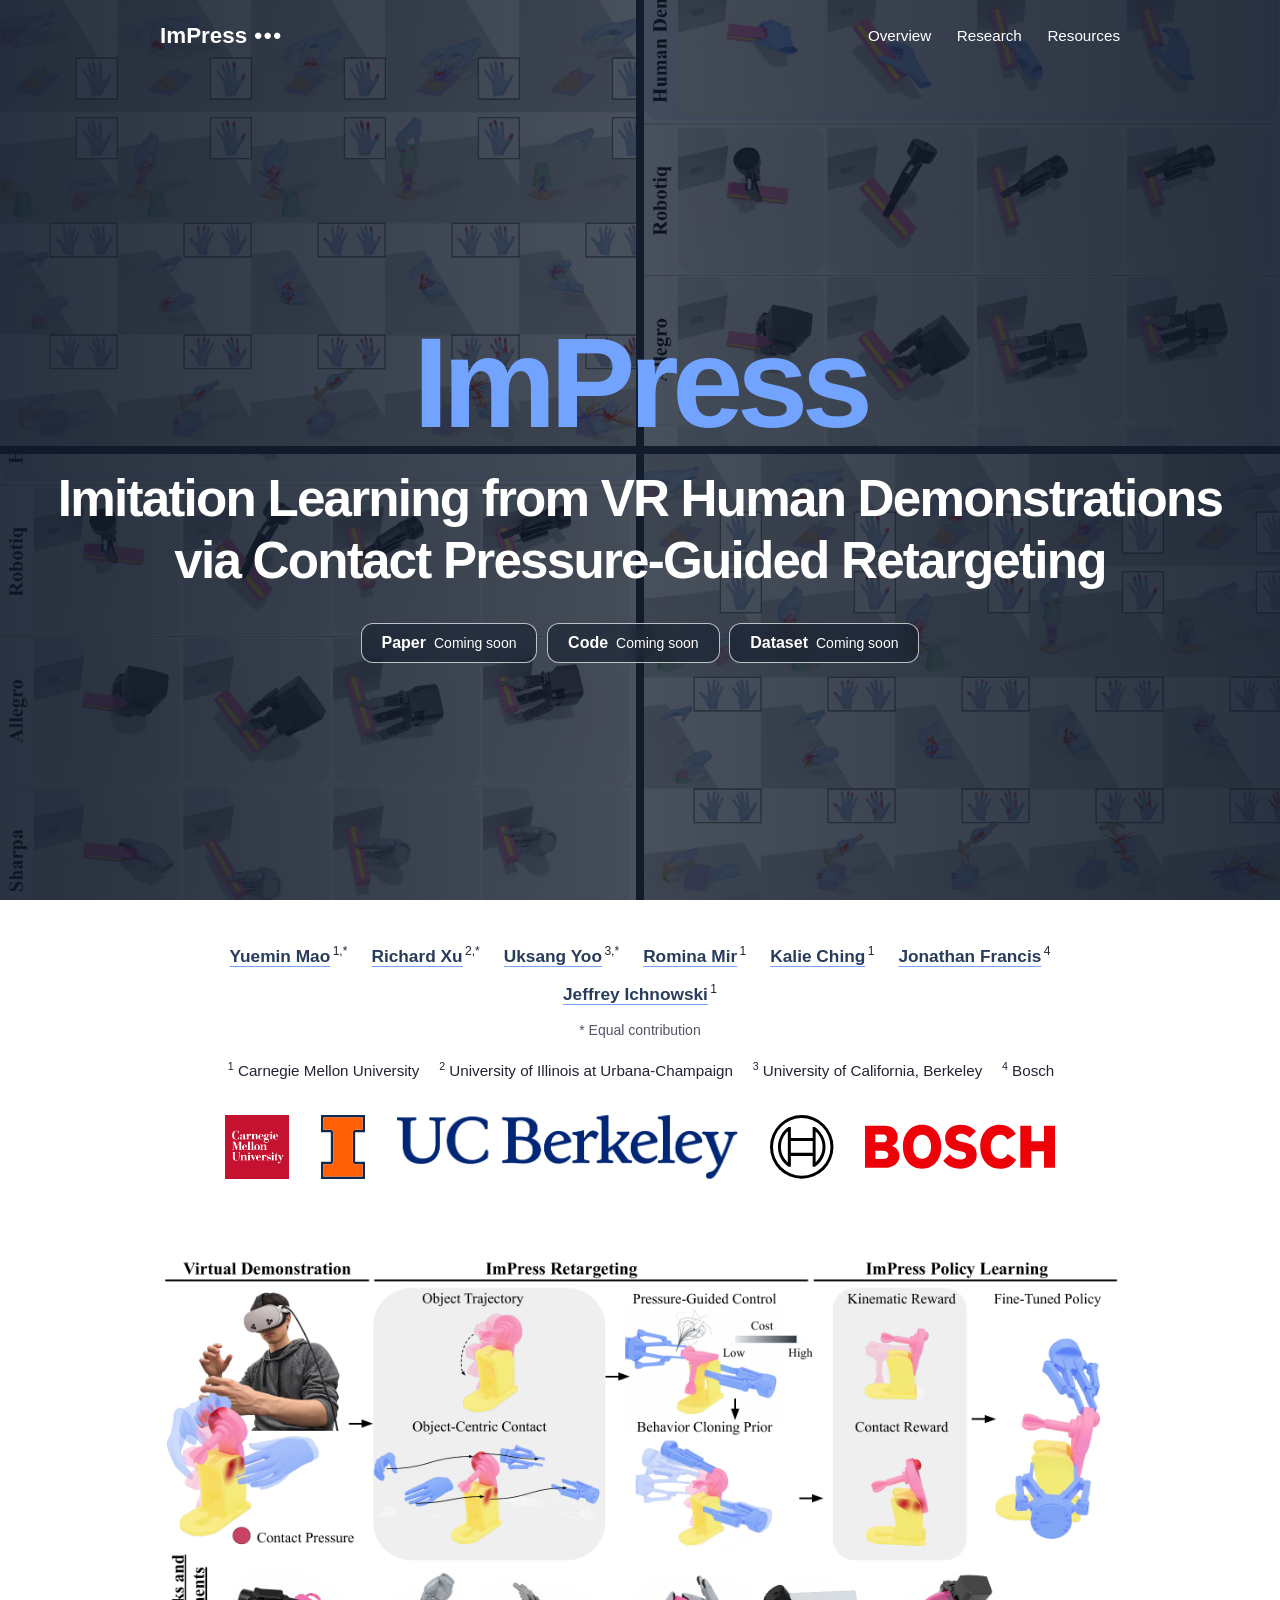
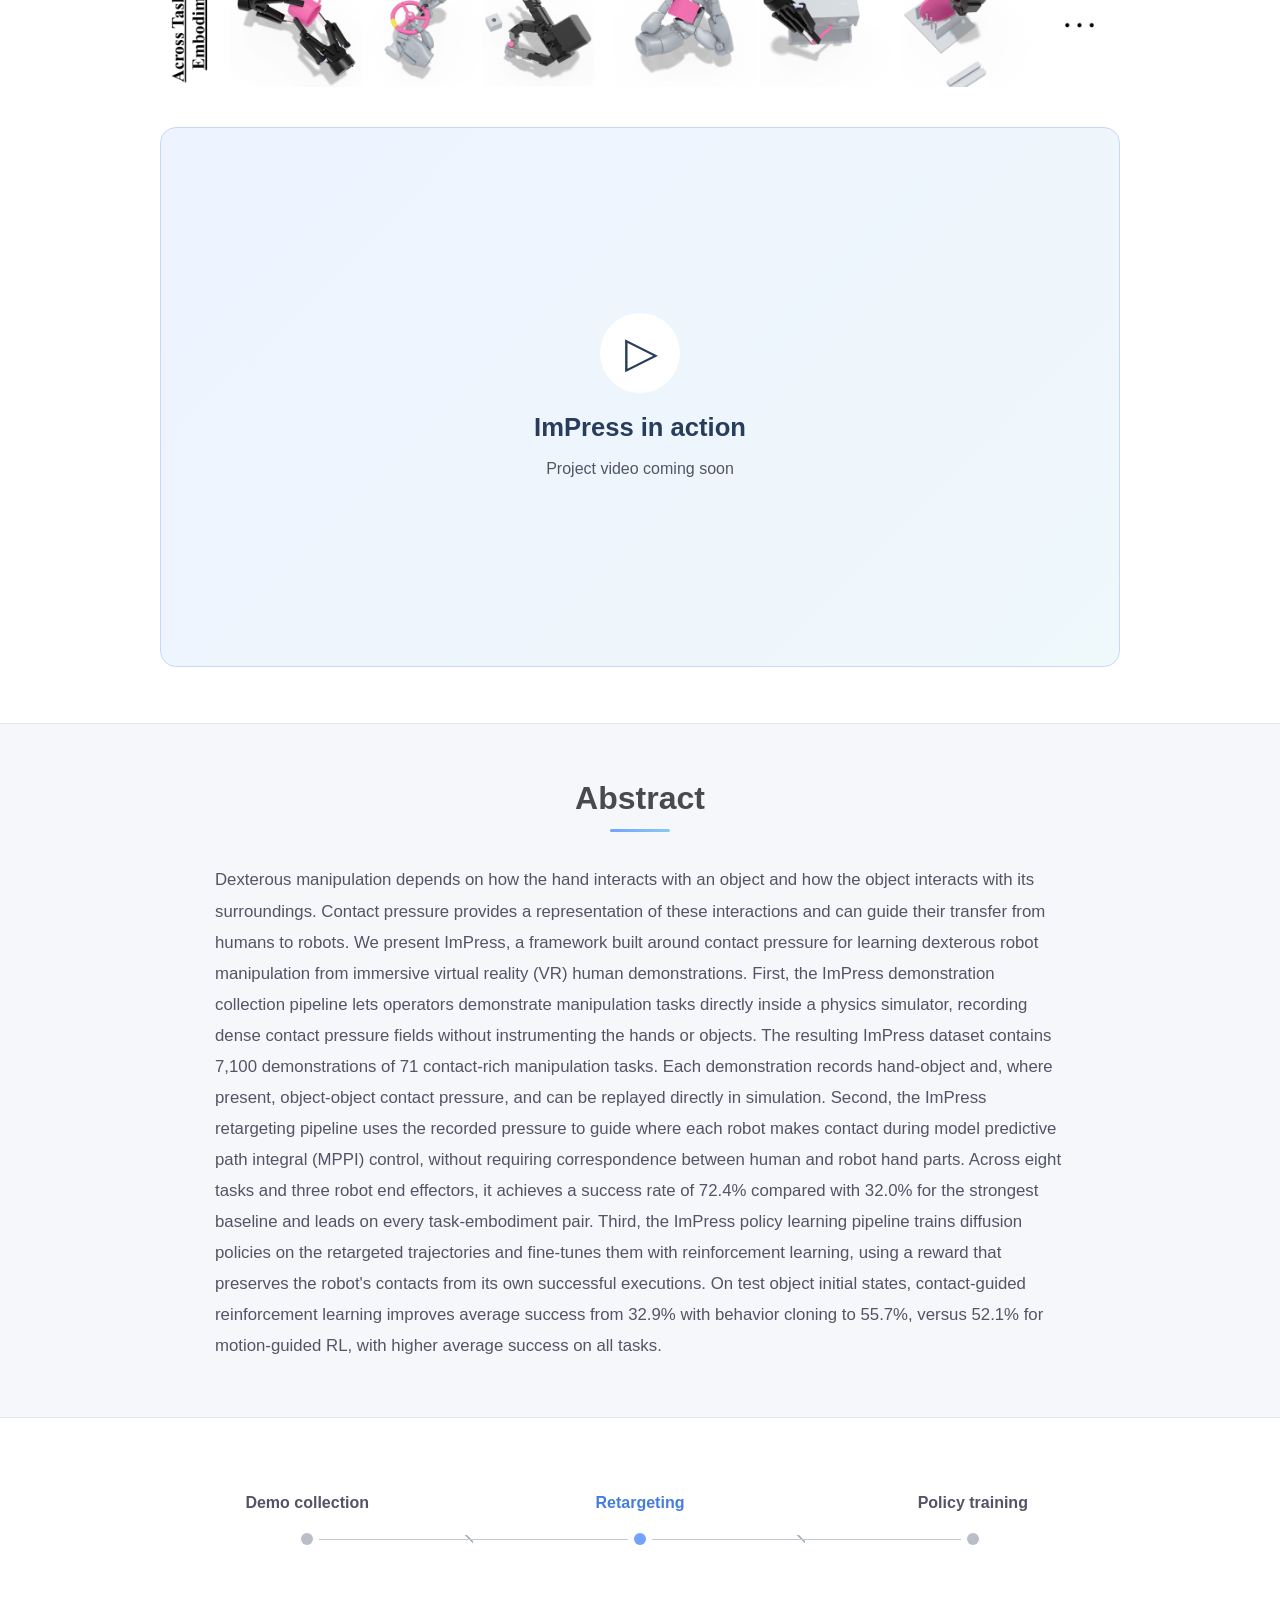
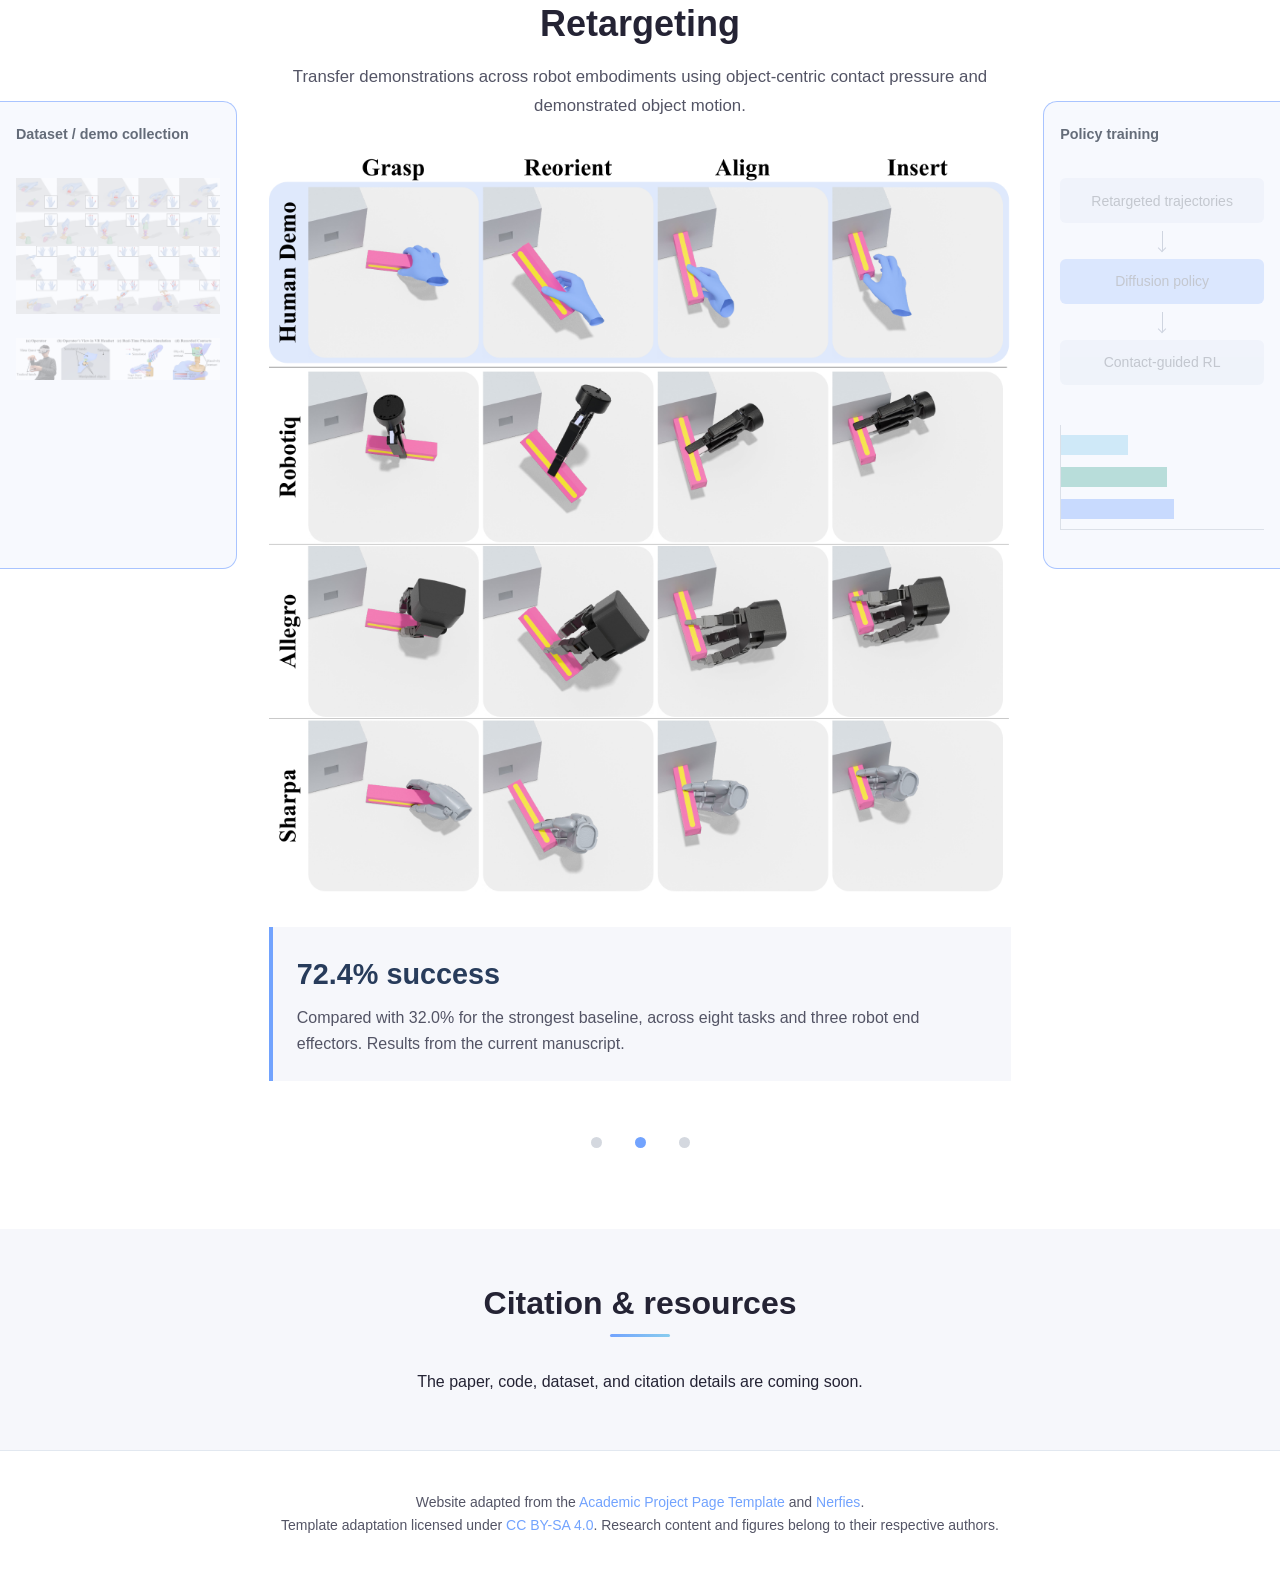
<file: research-carousel.html>
<!DOCTYPE html>
<html lang="en">
<head>
  <meta charset="utf-8">
  <meta name="viewport" content="width=device-width, initial-scale=1">
  <title>ImPress: Imitation Learning from VR Human Demonstrations via Contact Pressure-Guided Retargeting</title>
  <meta name="description" content="ImPress learns dexterous robot manipulation from VR human demonstrations through contact pressure-guided retargeting and policy learning.">
  <meta name="theme-color" content="#72A3FE">
  <link rel="canonical" href="https://vr-impress.github.io/">
  <meta property="og:type" content="website">
  <meta property="og:title" content="ImPress: Imitation Learning from VR Human Demonstrations via Contact Pressure-Guided Retargeting">
  <meta property="og:description" content="From human demonstrations to robot manipulation, guided by contact pressure.">
  <meta property="og:url" content="https://vr-impress.github.io/">
  <meta property="og:image" content="https://vr-impress.github.io/static/images/overview.png">
  <meta property="og:image:alt" content="ImPress demonstration collection, retargeting, and policy learning pipeline">
  <meta name="twitter:card" content="summary_large_image">
  <link rel="icon" type="image/svg+xml" href="static/images/favicon.svg">
  <link rel="stylesheet" href="static/css/bulma.min.css">
  <link rel="stylesheet" href="static/css/index.css">
  <link rel="stylesheet" href="static/css/impress-carousel.css?v=20261120">
  <script defer src="static/js/impress-carousel.js?v=20261120"></script>
</head>
<body>
<a class="skip-link" href="#main-content">Skip to content</a>
<header class="site-header">
  <nav class="container is-max-desktop" aria-label="Main navigation">
    <a class="wordmark" href="#">ImPress<span class="pressure-mark" aria-hidden="true">•••</span></a>
    <div class="nav-links"><a href="#overview">Overview</a><a href="#research">Research</a><a href="#citation">Resources</a></div>
  </nav>
</header>
<main id="main-content">
<section class="hero publication-header">
  <div class="hero-mosaic" aria-hidden="true">
    <!-- TODO: Add src to these muted, looping videos when demo clips are ready. Posters are temporary stills. -->
    <video muted loop playsinline preload="none" poster="static/images/example-tasks.png" tabindex="-1"></video>
    <video muted loop playsinline preload="none" poster="static/images/retargeting.png" tabindex="-1"></video>
    <video muted loop playsinline preload="none" poster="static/images/retargeting.png" tabindex="-1"></video>
    <video muted loop playsinline preload="none" poster="static/images/example-tasks.png" tabindex="-1"></video>
  </div>
  <div class="hero-body"><div class="container is-max-desktop has-text-centered">
    <h1 class="title publication-title"><span class="project-name">ImPress</span><span class="paper-title">Imitation Learning from VR Human Demonstrations via Contact Pressure-Guided Retargeting</span></h1>
    <div class="publication-links" aria-label="Research resources">
      <!-- TODO: Replace each disabled button with a link when the resource is released. -->
      <button class="button is-rounded" disabled>Paper <span class="resource-status">Coming soon</span></button>
      <button class="button is-rounded" disabled>Code <span class="resource-status">Coming soon</span></button>
      <button class="button is-rounded" disabled>Dataset <span class="resource-status">Coming soon</span></button>
    </div>
  </div></div>
</section>
<section class="author-section" aria-label="Authors and affiliations"><div class="container is-max-desktop has-text-centered">
  <div class="publication-authors">
    <span class="author-block"><a href="https://yueminm.github.io">Yuemin Mao</a><sup>1,*</sup></span>
    <span class="author-block"><a href="https://scholar.google.com/citations?hl=en&amp;user=vQqJhgEAAAAJ">Richard Xu</a><sup>2,*</sup></span>
    <span class="author-block"><a href="https://uksangyoo.github.io">Uksang Yoo</a><sup>3,*</sup></span>
    <span class="author-block"><a href="https://openreview.net/profile?id=~Romina_Mir1">Romina Mir</a><sup>1</sup></span>
    <span class="author-block"><a href="https://kalieching.github.io">Kalie Ching</a><sup>1</sup></span>
    <span class="author-block"><a href="https://jonfranc.com">Jonathan Francis</a><sup>4</sup></span>
    <span class="author-block"><a href="https://ichnow.ski">Jeffrey Ichnowski</a><sup>1</sup></span>
  </div>
  <p class="equal-contribution">* Equal contribution</p>
  <div class="affiliations">
    <span><sup>1</sup> Carnegie Mellon University</span><span><sup>2</sup> University of Illinois at Urbana-Champaign</span>
    <span><sup>3</sup> University of California, Berkeley</span><span><sup>4</sup> Bosch</span>
  </div>
  <div class="institution-logos" aria-label="Affiliated institutions">
    <a href="https://www.cmu.edu/" aria-label="Carnegie Mellon University"><img class="cmu-logo" src="static/images/logos/cmu-square.png" alt="Carnegie Mellon University"></a>
    <a href="https://illinois.edu/" aria-label="University of Illinois at Urbana-Champaign"><img class="illinois-logo" src="static/images/logos/illinois.svg" alt="Illinois"></a>
    <a href="https://www.berkeley.edu/" aria-label="University of California, Berkeley"><img class="berkeley-logo" src="static/images/logos/berkeley.png" alt="UC Berkeley"></a>
    <a href="https://www.bosch.com/" aria-label="Bosch"><img class="bosch-logo" src="static/images/logos/bosch.svg" alt="Bosch"></a>
  </div>

  </div>
</section>
<section class="section overview-section" id="overview" aria-label="ImPress overview">
  <div class="container is-max-desktop">
    <figure class="research-figure">
      <a href="static/images/overview.png" aria-label="View the full-resolution ImPress overview"><img src="static/images/overview.png" alt="ImPress pipeline: human demonstrations in virtual reality, pressure-guided robot retargeting, and contact-guided policy learning across tasks and robot embodiments." fetchpriority="high"></a>
    </figure>
  </div>
</section>
<section class="section video-section" aria-label="Project video">
  <div class="container is-max-desktop">
    <!-- TODO: Replace this placeholder with the project video, controls, and caption track. -->
    <div class="video-placeholder" role="img" aria-label="Project video placeholder, coming soon">
      <span class="play-symbol" aria-hidden="true">▷</span><h2>ImPress in action</h2><p>Project video coming soon</p>
    </div>
  </div>
</section>
<section class="section hero is-light" id="abstract"><div class="container is-max-desktop">
  <h2 class="title is-3 has-text-centered">Abstract</h2>
  <div class="content abstract-copy"><p>Dexterous manipulation depends on how the hand interacts with an object and how the object interacts with its surroundings. Contact pressure provides a representation of these interactions and can guide their transfer from humans to robots. We present ImPress, a framework built around contact pressure for learning dexterous robot manipulation from immersive virtual reality (VR) human demonstrations. First, the ImPress demonstration collection pipeline lets operators demonstrate manipulation tasks directly inside a physics simulator, recording dense contact pressure fields without instrumenting the hands or objects. The resulting ImPress dataset contains 7,100 demonstrations of 71 contact-rich manipulation tasks. Each demonstration records hand-object and, where present, object-object contact pressure, and can be replayed directly in simulation. Second, the ImPress retargeting pipeline uses the recorded pressure to guide where each robot makes contact during model predictive path integral (MPPI) control, without requiring correspondence between human and robot hand parts. Across eight tasks and three robot end effectors, it achieves a success rate of 72.4% compared with 32.0% for the strongest baseline and leads on every task-embodiment pair. Third, the ImPress policy learning pipeline trains diffusion policies on the retargeted trajectories and fine-tunes them with reinforcement learning, using a reward that preserves the robot&#x27;s contacts from its own successful executions. On test object initial states, contact-guided reinforcement learning improves average success from 32.9% with behavior cloning to 55.7%, versus 52.1% for motion-guided RL, with higher average success on all tasks.</p></div>
</div></section>
<section class="section research-section" id="research" aria-label="ImPress research pipeline"><div class="research-layout">
  <div class="research-tabs" role="tablist" aria-label="ImPress research areas">
    <button type="button" role="tab" id="tab-dataset" aria-controls="panel-dataset" aria-selected="false" tabindex="-1">Demo collection</button>
    <button type="button" role="tab" id="tab-retargeting" aria-controls="panel-retargeting" aria-selected="true">Retargeting</button>
    <button type="button" role="tab" id="tab-policy" aria-controls="panel-policy" aria-selected="false" tabindex="-1">Policy training</button>
  </div>
  <div class="carousel-stage">
    <button type="button" class="edge-preview edge-preview-left" id="previous-panel" aria-label="View Dataset / demo collection"><span class="preview-title">Dataset / demo collection</span><span class="preview-content" aria-hidden="true"></span></button>
    <button type="button" class="edge-preview edge-preview-right" id="next-panel" aria-label="View Policy training"><span class="preview-title">Policy training</span><span class="preview-content" aria-hidden="true"></span></button>
  <div class="research-panels">
    <article class="research-panel" id="panel-dataset" role="tabpanel" aria-labelledby="tab-dataset" tabindex="0" hidden>
      <h2>Dataset / demo collection</h2>
      <p class="panel-intro">7,100 demonstrations across 71 manipulation tasks, with contact pressure and motion that can be replayed directly in simulation.</p>
      <figure class="research-figure"><a href="static/images/data-collection.png" aria-label="View full-resolution collection setup"><img src="static/images/data-collection.png" alt="VR collection setup: headset tracking, simulated hands, physical interaction, and recorded contact pressure." loading="lazy" draggable="false"></a><figcaption>A tracked target hand drives a physically simulated hand. Contact pressure and motion are recorded at each simulation step.</figcaption></figure>
      <figure class="research-figure task-figure"><a href="static/images/example-tasks.png" aria-label="View full-resolution task examples"><img src="static/images/example-tasks.png" alt="Contact-rich manipulation tasks from the ImPress dataset." loading="lazy" draggable="false"></a><figcaption>Examples of recorded manipulation tasks. Dataset download details are coming soon.</figcaption></figure>
    </article>
    <article class="research-panel" id="panel-retargeting" role="tabpanel" aria-labelledby="tab-retargeting" tabindex="0">
      <h2>Retargeting</h2>
      <p class="panel-intro">Transfer demonstrations across robot embodiments using object-centric contact pressure and demonstrated object motion.</p>
      <figure class="research-figure retargeting-figure"><a href="static/images/retargeting.png" aria-label="View full-resolution retargeting examples"><img src="static/images/retargeting.png" alt="Human demonstration and Robotiq, Allegro, and Sharpa executions of grasping, reorienting, aligning, and inserting an object." loading="lazy" draggable="false"></a></figure>
      <div class="result-summary"><strong>72.4% success</strong><p>Compared with 32.0% for the strongest baseline, across eight tasks and three robot end effectors. Results from the current manuscript.</p></div>
    </article>
    <article class="research-panel" id="panel-policy" role="tabpanel" aria-labelledby="tab-policy" tabindex="0" hidden>
      <h2>Policy training</h2>
      <p class="panel-intro">Train diffusion policies on successful retargeted trajectories, then fine-tune with reinforcement learning using contacts from the robot’s own successful executions.</p>
      <div class="training-flow" aria-label="Policy training stages"><div>Retargeted trajectories</div><div>Diffusion policy</div><div>Contact-guided RL</div></div>
      <div class="policy-results" aria-label="Success on test object initial states">
        <div><span>Behavior cloning</span><div class="bar-track"><div class="bar baseline" style="--value:32.9%"></div></div><strong>32.9%</strong></div>
        <div><span>Motion-guided RL</span><div class="bar-track"><div class="bar motion" style="--value:52.1%"></div></div><strong>52.1%</strong></div>
        <div><span>Contact-guided RL</span><div class="bar-track"><div class="bar ours" style="--value:55.7%"></div></div><strong>55.7%</strong></div>
      </div>
      <p class="results-note">Success on test object initial states, as reported in the current manuscript. Bars use a 0–100% scale.</p>
    </article>
  </div>
  </div>
  <div class="carousel-dots" aria-label="Choose research panel">
    <button type="button" data-panel="0" aria-label="Show Dataset / demo collection"></button>
    <button type="button" data-panel="1" aria-label="Show Retargeting" aria-current="true"></button>
    <button type="button" data-panel="2" aria-label="Show Policy training"></button>
  </div>
  <span class="visually-hidden" id="panel-position" aria-live="polite">Retargeting, panel 2 of 3</span>
  <noscript><p>Enable JavaScript to switch between the research tabs.</p></noscript>
</div></section>
<section class="section citation-section" id="citation"><div class="container is-max-desktop has-text-centered">
  <h2 class="title is-3">Citation &amp; resources</h2>
  <!-- TODO: Add the official BibTeX entry and paper, code, data, and video links on release. -->
  <p>The paper, code, dataset, and citation details are coming soon.</p>
</div></section>
</main>
<footer class="footer"><div class="container is-max-desktop has-text-centered"><p class="attribution">Website adapted from the <a href="https://github.com/eliahuhorwitz/Academic-project-page-template">Academic Project Page Template</a> and <a href="https://nerfies.github.io/">Nerfies</a>.<br>Template adaptation licensed under <a rel="license" href="https://creativecommons.org/licenses/by-sa/4.0/">CC BY-SA 4.0</a>. Research content and figures belong to their respective authors.</p></div></footer>
</body>
</html>
</file>
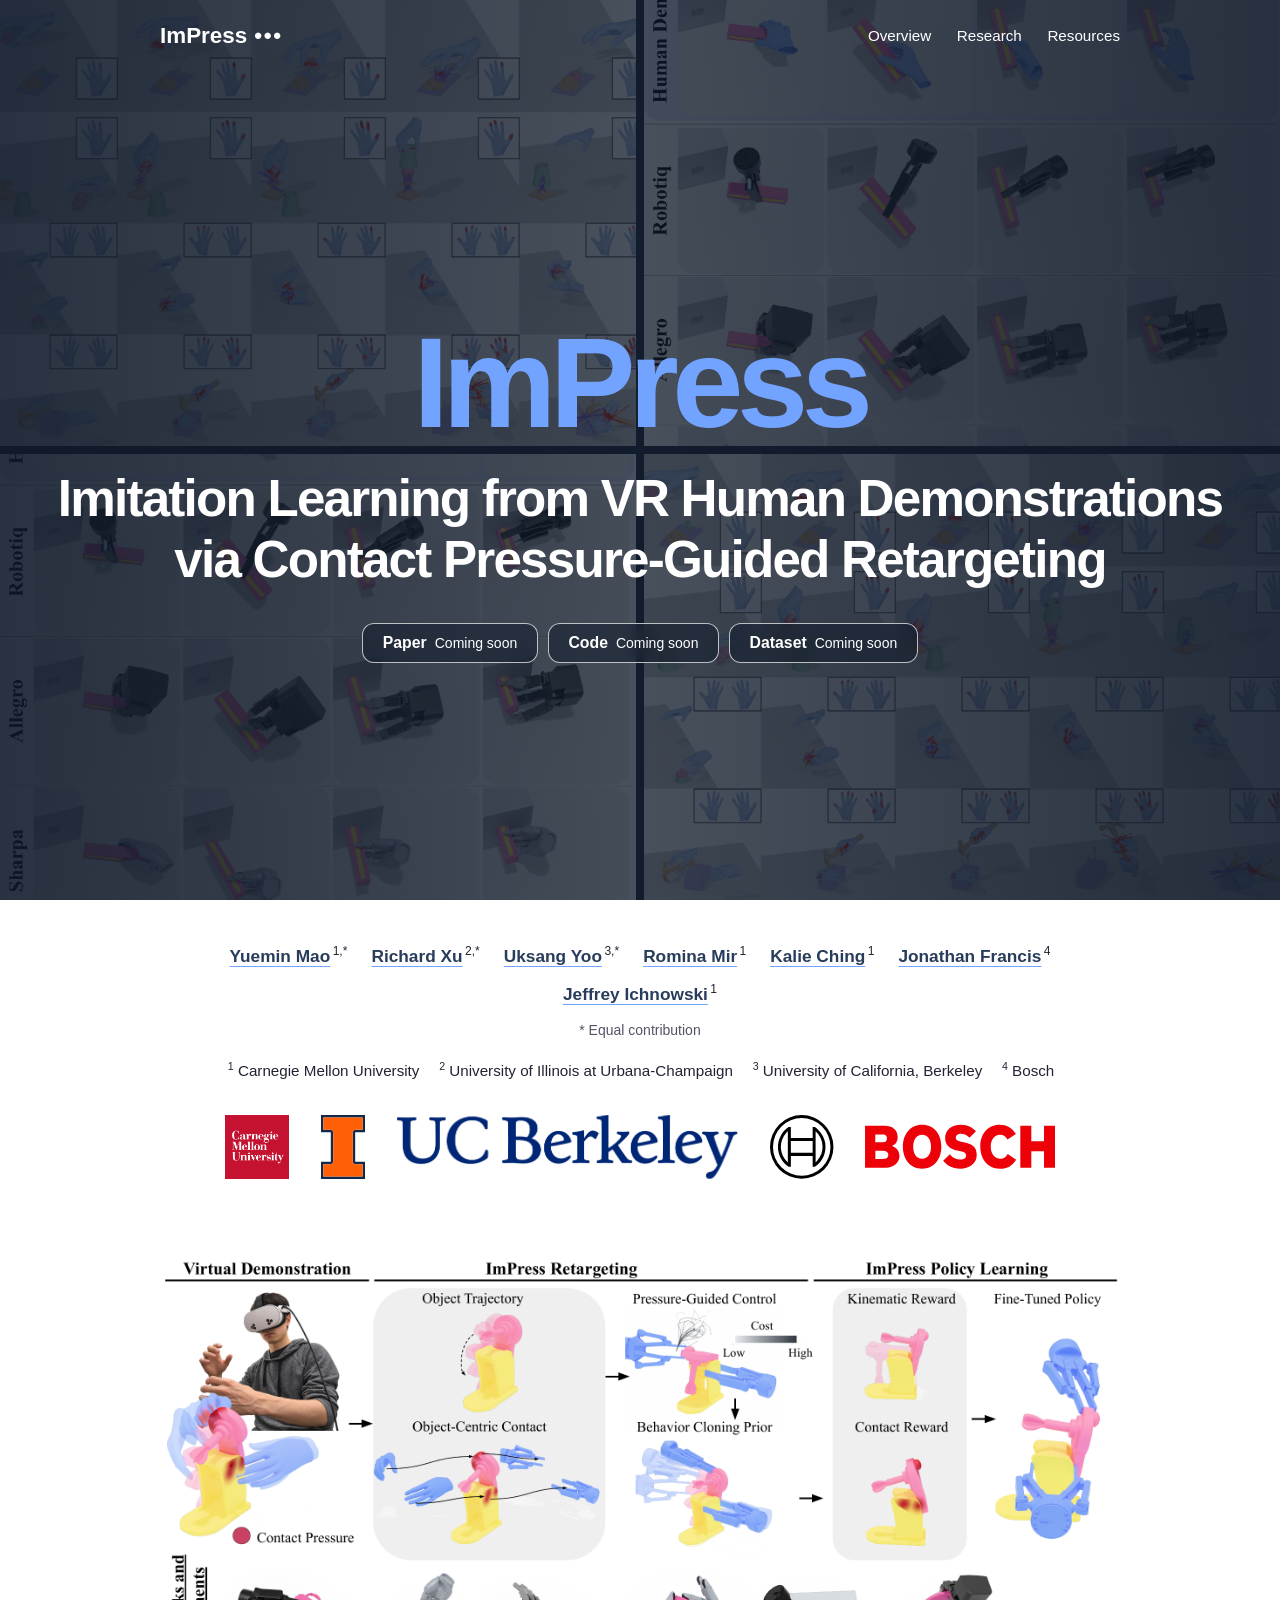
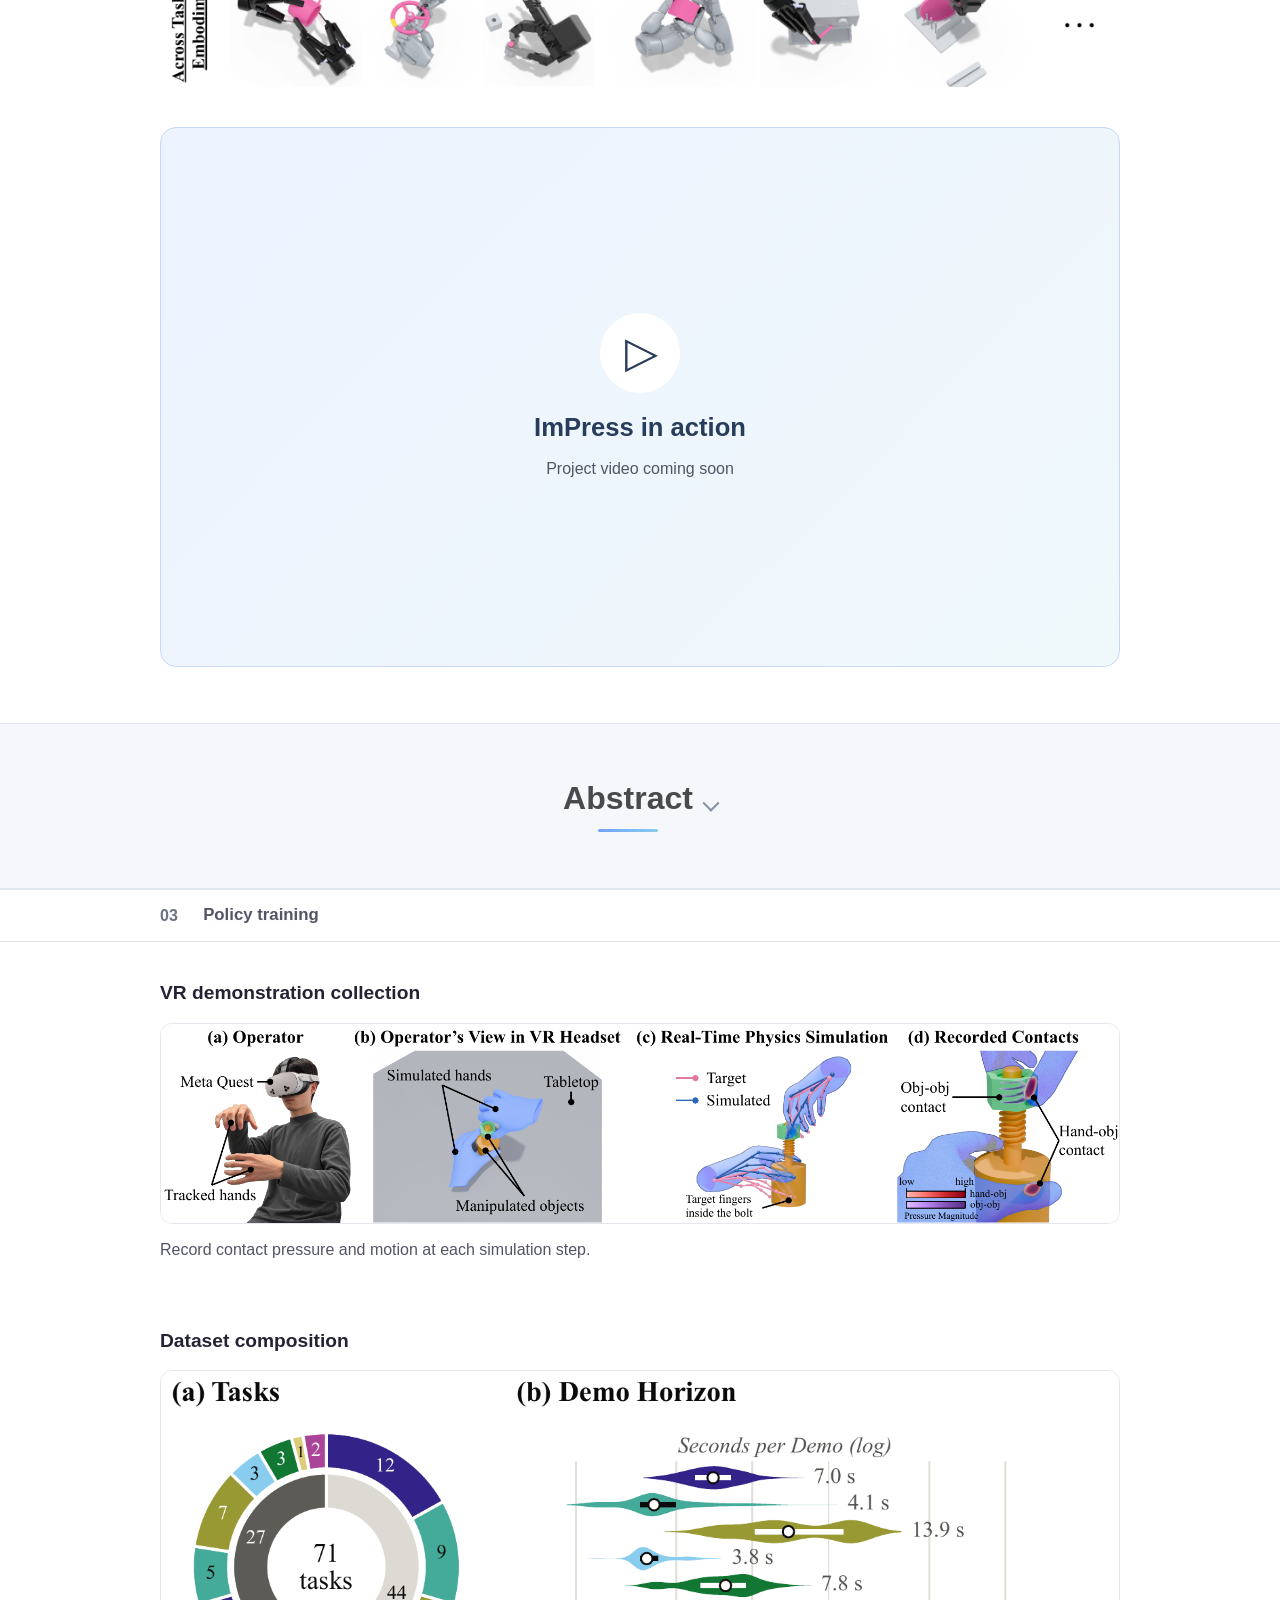
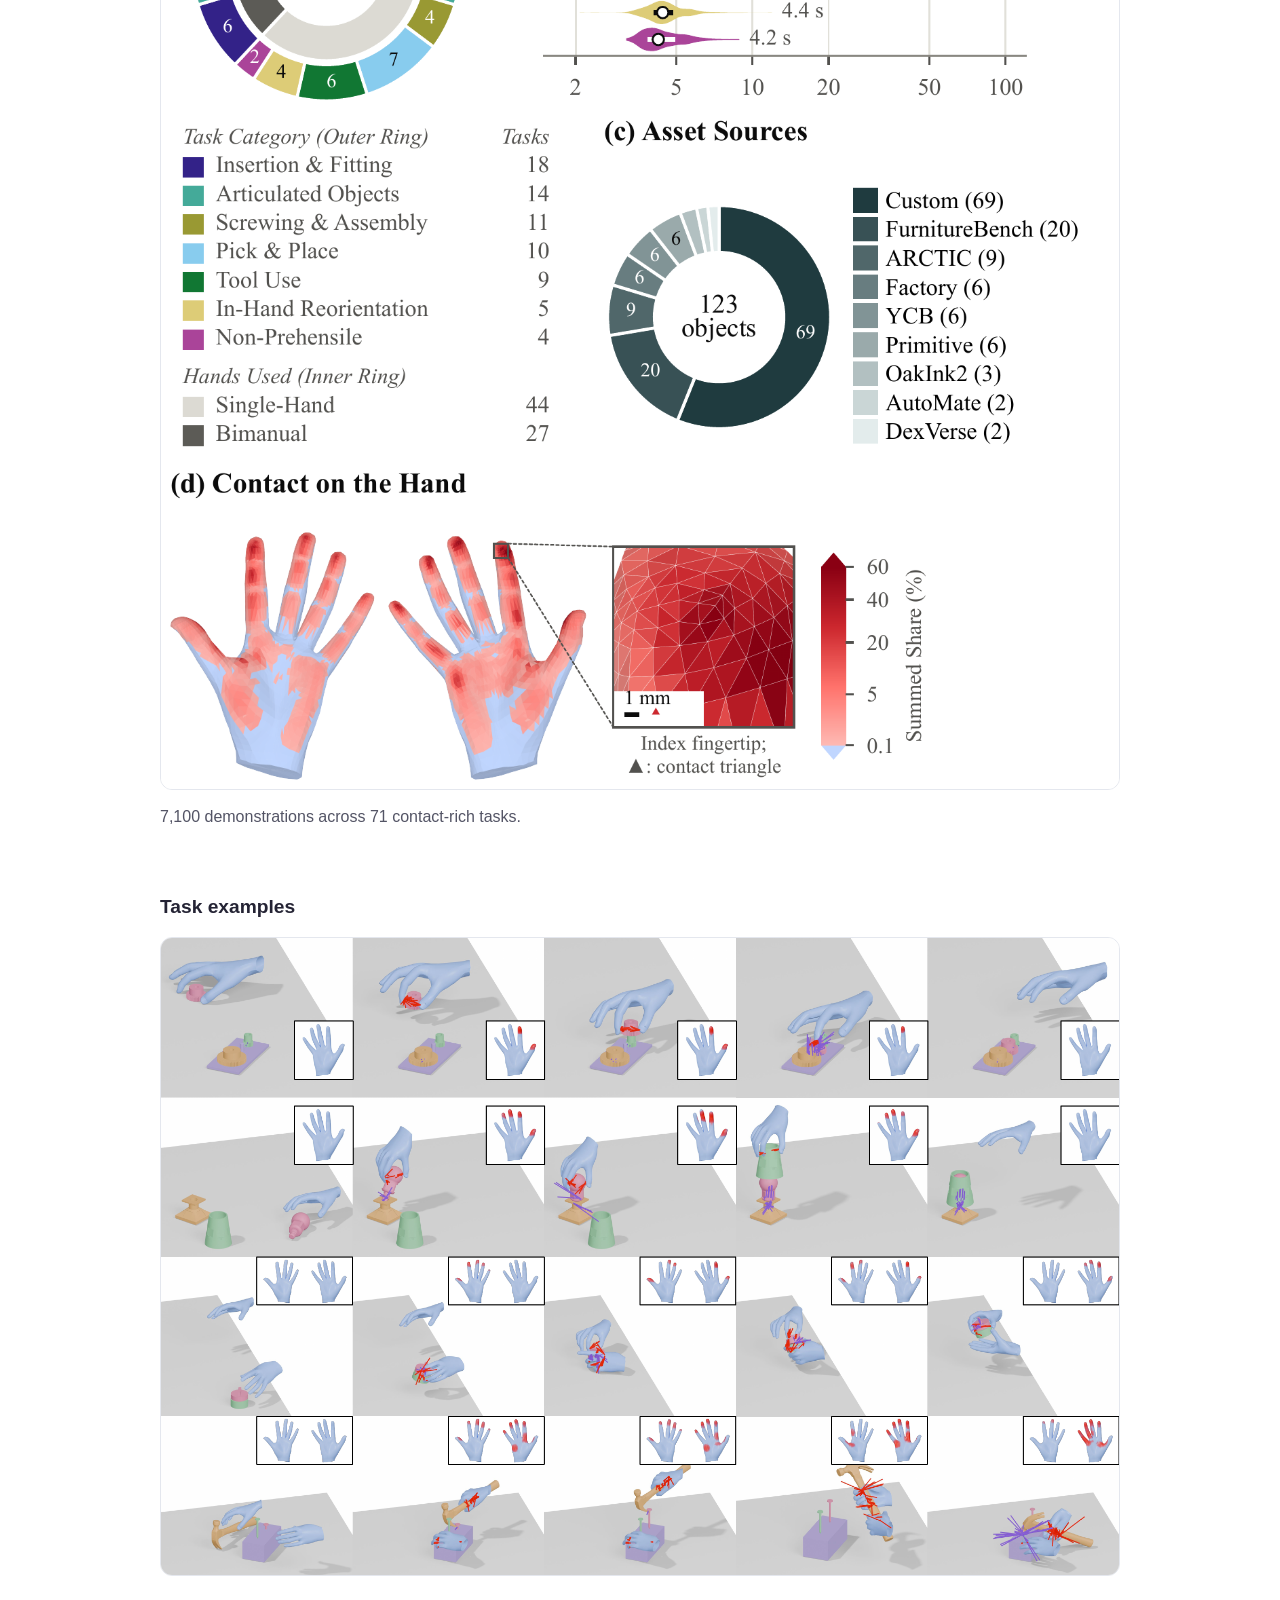
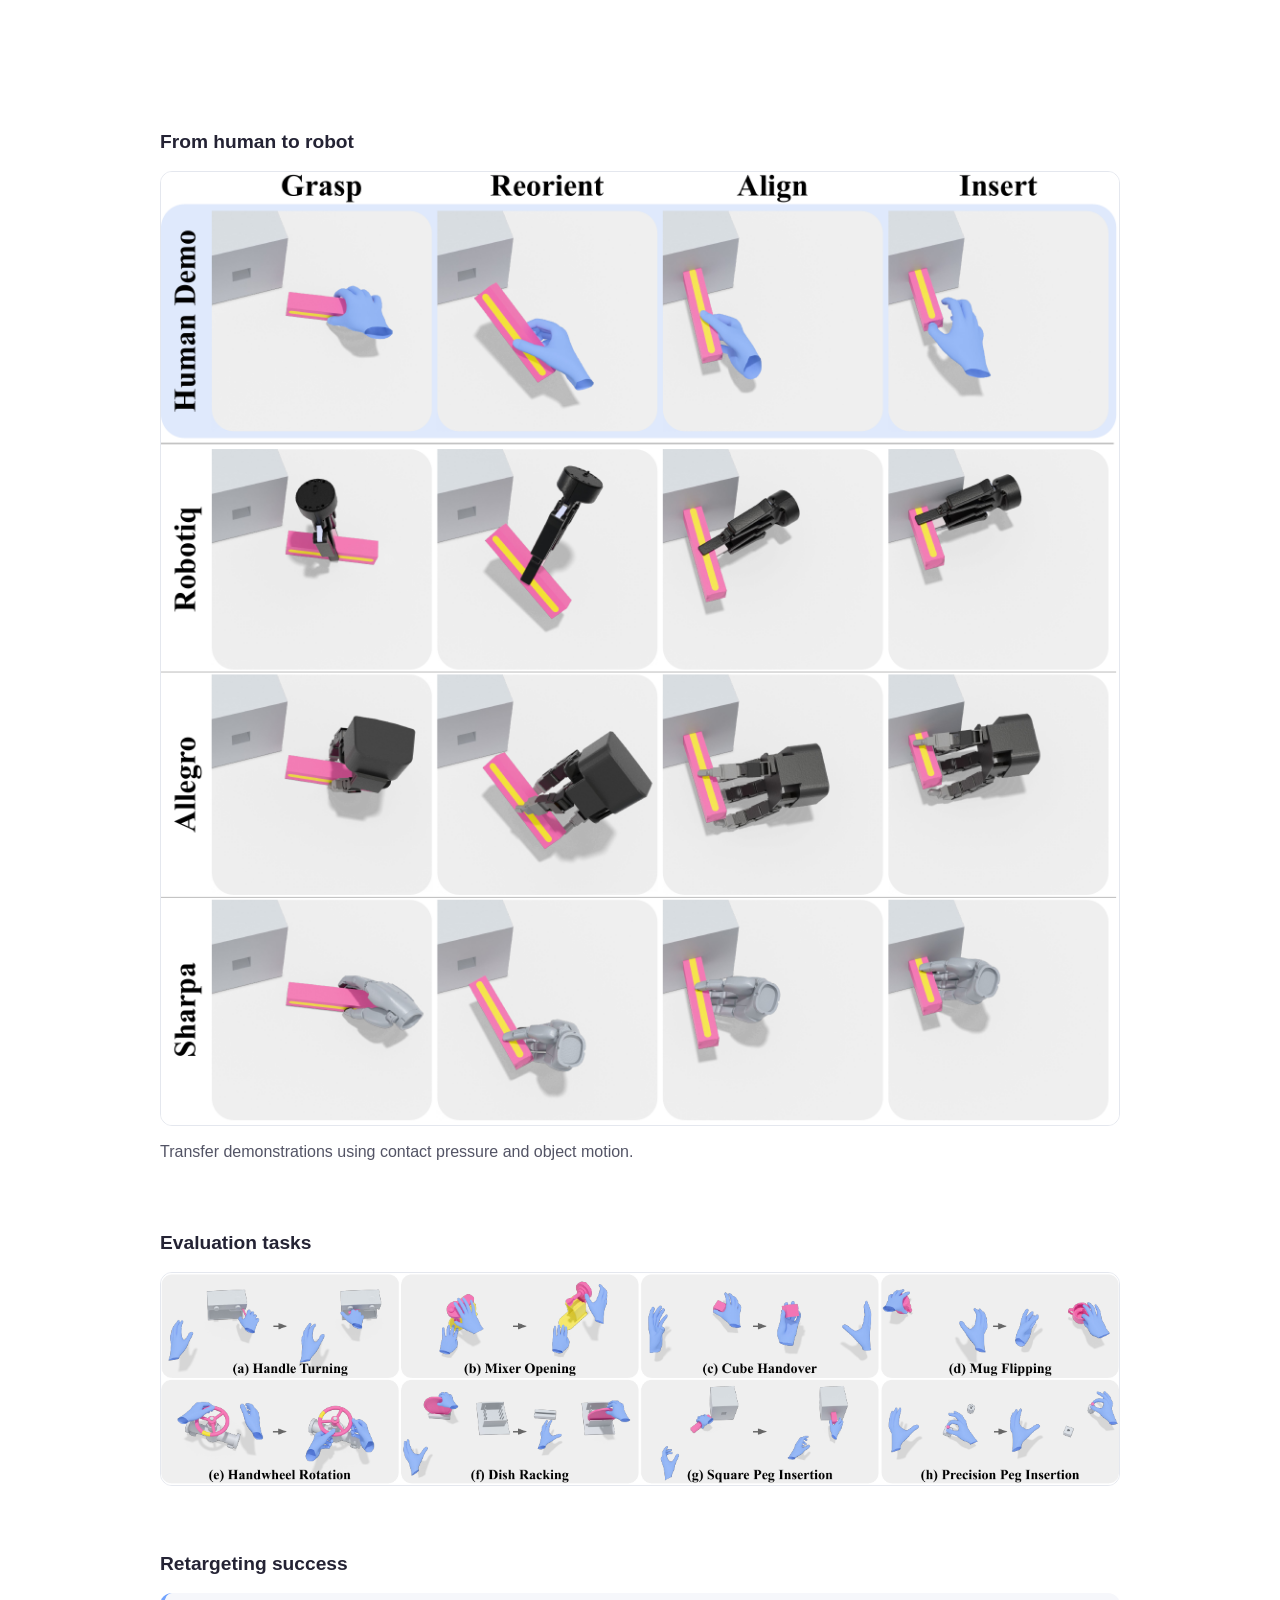
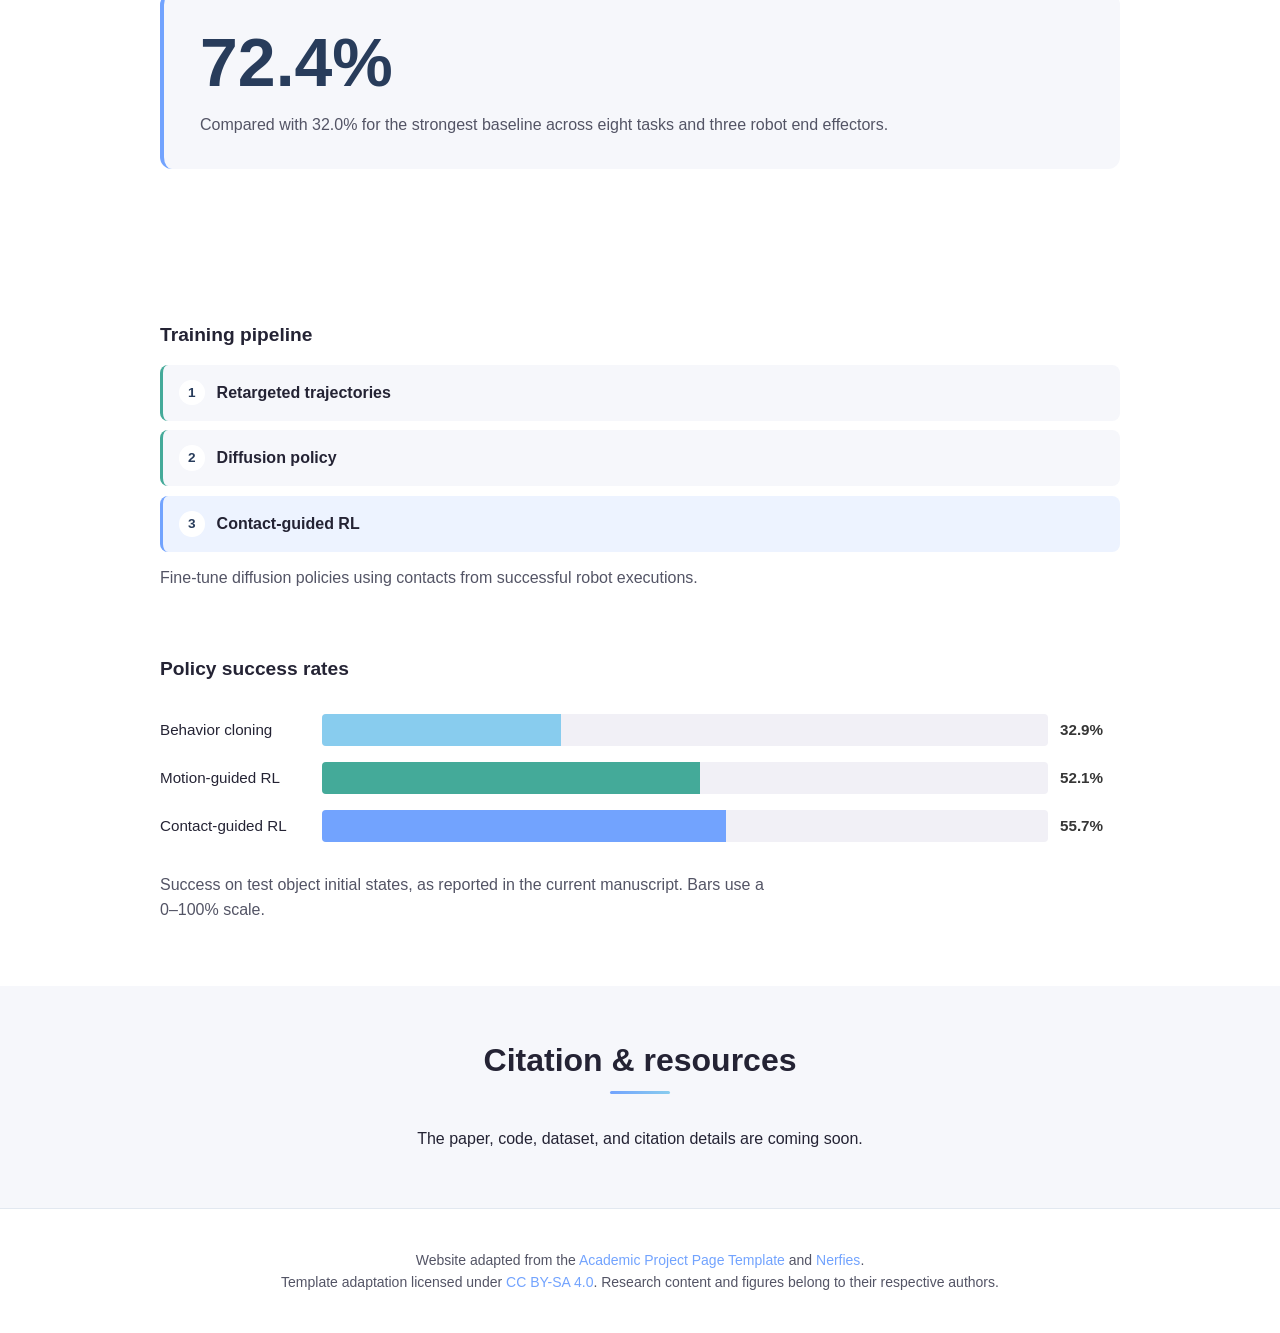
<file: research-vertical.html>
<!DOCTYPE html>
<html lang="en" class="snap-page">
<head>
  <meta charset="utf-8">
  <meta name="viewport" content="width=device-width, initial-scale=1">
  <title>ImPress: Imitation Learning from VR Human Demonstrations via Contact Pressure-Guided Retargeting</title>
  <meta name="description" content="ImPress learns dexterous robot manipulation from VR human demonstrations through contact pressure-guided retargeting and policy learning.">
  <meta name="theme-color" content="#72A3FE">
  <link rel="canonical" href="https://vr-impress.github.io/">
  <meta property="og:type" content="website">
  <meta property="og:title" content="ImPress: Imitation Learning from VR Human Demonstrations via Contact Pressure-Guided Retargeting">
  <meta property="og:description" content="From human demonstrations to robot manipulation, guided by contact pressure.">
  <meta property="og:url" content="https://vr-impress.github.io/">
  <meta property="og:image" content="https://vr-impress.github.io/static/images/overview.png">
  <meta property="og:image:alt" content="ImPress demonstration collection, retargeting, and policy learning pipeline">
  <meta name="twitter:card" content="summary_large_image">
  <link rel="icon" type="image/svg+xml" href="static/images/favicon.svg">
  <link rel="stylesheet" href="static/css/bulma.min.css">
  <link rel="stylesheet" href="static/css/index.css">
  <link rel="stylesheet" href="static/css/impress.css?v=20261120b">
  <link rel="stylesheet" href="static/css/research-vertical.css?v=single-stage-heading">
  <script defer src="static/js/impress.js?v=20261120b"></script>
  <script defer src="static/js/research-vertical.js?v=single-stage-heading"></script>
</head>
<body>
<a class="skip-link" href="#main-content">Skip to content</a>
<header class="site-header">
  <nav class="container is-max-desktop" aria-label="Main navigation">
    <a class="wordmark" href="#">ImPress<span class="pressure-mark" aria-hidden="true">•••</span></a>
    <div class="nav-links"><a href="#overview">Overview</a><a href="#research">Research</a><a href="#citation">Resources</a></div>
  </nav>
</header>
<main id="main-content">
<div class="snap-region">
<section class="hero publication-header">
  <div class="hero-mosaic" aria-hidden="true">
    <!-- TODO: Add src to these muted, looping videos when demo clips are ready. Posters are temporary stills. -->
    <video muted loop playsinline preload="none" poster="static/images/example-tasks.png" tabindex="-1"></video>
    <video muted loop playsinline preload="none" poster="static/images/retargeting.png" tabindex="-1"></video>
    <video muted loop playsinline preload="none" poster="static/images/retargeting.png" tabindex="-1"></video>
    <video muted loop playsinline preload="none" poster="static/images/example-tasks.png" tabindex="-1"></video>
  </div>
  <div class="hero-body"><div class="container is-max-desktop has-text-centered">
    <h1 class="title publication-title"><span class="project-name">ImPress</span><span class="paper-title">Imitation Learning from VR Human Demonstrations via Contact Pressure-Guided Retargeting</span></h1>
    <div class="publication-links" aria-label="Research resources">
      <!-- TODO: Replace each disabled button with a link when the resource is released. -->
      <button class="button is-rounded" disabled>Paper <span class="resource-status">Coming soon</span></button>
      <button class="button is-rounded" disabled>Code <span class="resource-status">Coming soon</span></button>
      <button class="button is-rounded" disabled>Dataset <span class="resource-status">Coming soon</span></button>
    </div>
  </div></div>
</section>
<section class="author-section" aria-label="Authors and affiliations"><div class="container is-max-desktop has-text-centered">
  <div class="publication-authors">
    <span class="author-block"><a href="https://yueminm.github.io">Yuemin Mao</a><sup>1,*</sup></span>
    <span class="author-block"><a href="https://scholar.google.com/citations?hl=en&amp;user=vQqJhgEAAAAJ">Richard Xu</a><sup>2,*</sup></span>
    <span class="author-block"><a href="https://uksangyoo.github.io">Uksang Yoo</a><sup>3,*</sup></span>
    <span class="author-block"><a href="https://openreview.net/profile?id=~Romina_Mir1">Romina Mir</a><sup>1</sup></span>
    <span class="author-block"><a href="https://kalieching.github.io">Kalie Ching</a><sup>1</sup></span>
    <span class="author-block"><a href="https://jonfranc.com">Jonathan Francis</a><sup>4</sup></span>
    <span class="author-block"><a href="https://ichnow.ski">Jeffrey Ichnowski</a><sup>1</sup></span>
  </div>
  <p class="equal-contribution">* Equal contribution</p>
  <div class="affiliations">
    <span><sup>1</sup> Carnegie Mellon University</span><span><sup>2</sup> University of Illinois at Urbana-Champaign</span>
    <span><sup>3</sup> University of California, Berkeley</span><span><sup>4</sup> Bosch</span>
  </div>
  <div class="institution-logos" aria-label="Affiliated institutions">
    <a href="https://www.cmu.edu/" aria-label="Carnegie Mellon University"><img class="cmu-logo" src="static/images/logos/cmu-square.png" alt="Carnegie Mellon University"></a>
    <a href="https://illinois.edu/" aria-label="University of Illinois at Urbana-Champaign"><img class="illinois-logo" src="static/images/logos/illinois.svg" alt="Illinois"></a>
    <a href="https://www.berkeley.edu/" aria-label="University of California, Berkeley"><img class="berkeley-logo" src="static/images/logos/berkeley.png" alt="UC Berkeley"></a>
    <a href="https://www.bosch.com/" aria-label="Bosch"><img class="bosch-logo" src="static/images/logos/bosch.svg" alt="Bosch"></a>
  </div>

  </div>
</section>
<section class="section overview-section" id="overview" aria-label="ImPress overview">
  <div class="container is-max-desktop">
    <figure class="research-figure">
      <a href="static/images/overview.png" aria-label="View the full-resolution ImPress overview"><img src="static/images/overview.png" alt="ImPress pipeline: human demonstrations in virtual reality, pressure-guided robot retargeting, and contact-guided policy learning across tasks and robot embodiments." fetchpriority="high"></a>
    </figure>
  </div>
</section>
<section class="section video-section" aria-label="Project video">
  <div class="container is-max-desktop">
    <!-- TODO: Replace this placeholder with the project video, controls, and caption track. -->
    <div class="video-placeholder" role="img" aria-label="Project video placeholder, coming soon">
      <span class="play-symbol" aria-hidden="true">▷</span><h2>ImPress in action</h2><p>Project video coming soon</p>
    </div>
  </div>
</section>
<section class="section hero is-light" id="abstract"><div class="container is-max-desktop">
  <details class="abstract-toggle">
  <summary><h2 class="title is-3">Abstract</h2></summary>
  <div class="content abstract-copy"><p>Dexterous manipulation depends on how the hand interacts with an object and how the object interacts with its surroundings. Contact pressure provides a representation of these interactions and can guide their transfer from humans to robots. We present ImPress, a framework built around contact pressure for learning dexterous robot manipulation from immersive virtual reality (VR) human demonstrations. First, the ImPress demonstration collection pipeline lets operators demonstrate manipulation tasks directly inside a physics simulator, recording dense contact pressure fields without instrumenting the hands or objects. The resulting ImPress dataset contains 7,100 demonstrations of 71 contact-rich manipulation tasks. Each demonstration records hand-object and, where present, object-object contact pressure, and can be replayed directly in simulation. Second, the ImPress retargeting pipeline uses the recorded pressure to guide where each robot makes contact during model predictive path integral (MPPI) control, without requiring correspondence between human and robot hand parts. Across eight tasks and three robot end effectors, it achieves a success rate of 72.4% compared with 32.0% for the strongest baseline and leads on every task-embodiment pair. Third, the ImPress policy learning pipeline trains diffusion policies on the retargeted trajectories and fine-tunes them with reinforcement learning, using a reward that preserves the robot&#x27;s contacts from its own successful executions. On test object initial states, contact-guided reinforcement learning improves average success from 32.9% with behavior cloning to 55.7%, versus 52.1% for motion-guided RL, with higher average success on all tasks.</p></div>
  </details>
</div></section>
</div>
<section class="research-v" id="research" aria-label="ImPress research pipeline">
  <h2 class="v-bar" style="--i:0"><button type="button" aria-controls="stage-1"><span class="stage-number" aria-hidden="true">01</span><span class="v-bar-title">Dataset / demo collection</span></button><span class="v-bar-progress" aria-hidden="true"></span></h2>
  <div class="v-body" id="stage-1" style="--i:0">
    <div class="v-cards">
          <figure class="research-card">
            <h3>VR demonstration collection</h3>
            <a href="static/images/data-collection.png"><img src="static/images/data-collection.png" width="1800" height="374" alt="VR collection setup and tracked hands driving simulated physical interaction."></a>
            <figcaption>Record contact pressure and motion at each simulation step.</figcaption>
          </figure>
          <figure class="research-card">
            <h3>Dataset composition</h3>
            <a href="static/images/dataset-composition.png"><img src="static/images/dataset-composition.png" width="1412" height="1500" alt="Dataset breakdown by task category, duration, objects, and contact type."></a>
            <figcaption>7,100 demonstrations across 71 contact-rich tasks.</figcaption>
          </figure>
          <figure class="research-card">
            <h3>Task examples</h3>
            <a href="static/images/example-tasks.png"><img src="static/images/example-tasks.png" width="1800" height="1198" alt="Examples of contact-rich manipulation tasks in the ImPress dataset."></a>
          </figure>
    </div>
    <span class="v-end" aria-hidden="true"></span>
  </div>
  <h2 class="v-bar" style="--i:1"><button type="button" aria-controls="stage-2"><span class="stage-number" aria-hidden="true">02</span><span class="v-bar-title">Retargeting</span></button><span class="v-bar-progress" aria-hidden="true"></span></h2>
  <div class="v-body" id="stage-2" style="--i:1">
    <div class="v-cards">
          <figure class="research-card">
            <h3>From human to robot</h3>
            <a href="static/images/retargeting.png"><img src="static/images/retargeting.png" width="2000" height="1988" alt="Human, Robotiq, Allegro, and Sharpa executions of grasping, reorienting, aligning, and inserting an object."></a>
            <figcaption>Transfer demonstrations using contact pressure and object motion.</figcaption>
          </figure>
          <figure class="research-card">
            <h3>Evaluation tasks</h3>
            <a href="static/images/retargeting-tasks.png"><img src="static/images/retargeting-tasks.png" width="1500" height="331" alt="Representative tasks used to evaluate retargeting."></a>
          </figure>
          <article class="research-card">
            <h3>Retargeting success</h3>
            <div class="retargeting-result"><strong>72.4%</strong><p>Compared with 32.0% for the strongest baseline across eight tasks and three robot end effectors.</p></div>
          </article>
    </div>
    <span class="v-end" aria-hidden="true"></span>
  </div>
  <h2 class="v-bar" style="--i:2"><button type="button" aria-controls="stage-3"><span class="stage-number" aria-hidden="true">03</span><span class="v-bar-title">Policy training</span></button><span class="v-bar-progress" aria-hidden="true"></span></h2>
  <div class="v-body" id="stage-3" style="--i:2">
    <div class="v-cards">
          <article class="research-card">
            <h3>Training pipeline</h3>
            <ol class="training-flow" aria-label="Policy training stages"><li>Retargeted trajectories</li><li>Diffusion policy</li><li>Contact-guided RL</li></ol>
            <p>Fine-tune diffusion policies using contacts from successful robot executions.</p>
          </article>
          <article class="research-card">
            <h3>Policy success rates</h3>
            <div class="policy-results" aria-label="Success on test object initial states">
              <div><span>Behavior cloning</span><div class="bar-track"><div class="bar baseline" style="--value:32.9%"></div></div><strong>32.9%</strong></div>
              <div><span>Motion-guided RL</span><div class="bar-track"><div class="bar motion" style="--value:52.1%"></div></div><strong>52.1%</strong></div>
              <div><span>Contact-guided RL</span><div class="bar-track"><div class="bar ours" style="--value:55.7%"></div></div><strong>55.7%</strong></div>
            </div>
            <p class="results-note">Success on test object initial states, as reported in the current manuscript. Bars use a 0–100% scale.</p>
          </article>
    </div>
    <span class="v-end" aria-hidden="true"></span>
  </div>
</section>
<section class="section citation-section" id="citation"><div class="container is-max-desktop has-text-centered">
  <h2 class="title is-3">Citation &amp; resources</h2>
  <!-- TODO: Add the official BibTeX entry and paper, code, data, and video links on release. -->
  <p>The paper, code, dataset, and citation details are coming soon.</p>
</div></section>
</main>
<footer class="footer"><div class="container is-max-desktop has-text-centered"><p class="attribution">Website adapted from the <a href="https://github.com/eliahuhorwitz/Academic-project-page-template">Academic Project Page Template</a> and <a href="https://nerfies.github.io/">Nerfies</a>.<br>Template adaptation licensed under <a rel="license" href="https://creativecommons.org/licenses/by-sa/4.0/">CC BY-SA 4.0</a>. Research content and figures belong to their respective authors.</p></div></footer>
</body>
</html>
</file>
<file: static/css/index.css>
/* Modern CSS Variables for consistent theming */
:root {
  --primary-color: #2563eb;
  --primary-hover: #1d4ed8;
  --secondary-color: #64748b;
  --accent-color: #0ea5e9;
  --text-primary: #1e293b;
  --text-secondary: #64748b;
  --text-light: #94a3b8;
  --background-primary: #ffffff;
  --background-secondary: #f8fafc;
  --background-accent: #f1f5f9;
  --border-color: #e2e8f0;
  --shadow-sm: 0 1px 2px 0 rgb(0 0 0 / 0.05);
  --shadow-md: 0 4px 6px -1px rgb(0 0 0 / 0.1), 0 2px 4px -2px rgb(0 0 0 / 0.1);
  --shadow-lg: 0 10px 15px -3px rgb(0 0 0 / 0.1), 0 4px 6px -4px rgb(0 0 0 / 0.1);
  --shadow-xl: 0 20px 25px -5px rgb(0 0 0 / 0.1), 0 8px 10px -6px rgb(0 0 0 / 0.1);
  --gradient-primary: linear-gradient(135deg, #667eea 0%, #764ba2 100%);
  --gradient-accent: linear-gradient(135deg, #f093fb 0%, #f5576c 100%);
  --gradient-subtle: linear-gradient(135deg, #ffecd2 0%, #fcb69f 100%);
  --border-radius: 12px;
  --border-radius-lg: 16px;
  --transition: all 0.3s cubic-bezier(0.4, 0, 0.2, 1);
}

/* Smooth scrolling for better UX */
html {
  scroll-behavior: smooth;
}

body {
  font-family: 'Inter', 'Segoe UI', -apple-system, BlinkMacSystemFont, sans-serif;
  color: var(--text-primary);
  line-height: 1.6;
  font-size: 16px;
  background-color: var(--background-primary);
  -webkit-font-smoothing: antialiased;
  -moz-osx-font-smoothing: grayscale;
}


/* Modern Button Styles */
.button {
  border-radius: var(--border-radius) !important;
  font-weight: 600 !important;
  transition: var(--transition) !important;
  border: 2px solid transparent !important;
  position: relative;
  overflow: hidden;
}

.button.is-dark {
  background: var(--text-primary) !important;
  border: none !important;
  color: white !important;
  box-shadow: var(--shadow-md);
}

.button.is-dark:hover {
  transform: translateY(-2px);
  box-shadow: var(--shadow-lg);
  background: var(--primary-color) !important;
}

.button.is-dark:active {
  transform: translateY(0);
  box-shadow: var(--shadow-md);
}

.footer .icon-link {
    font-size: 25px;
    color: var(--text-secondary);
    transition: var(--transition);
}

.footer .icon-link:hover {
    color: var(--primary-color);
    transform: translateY(-2px);
}

.link-block a {
    margin: 8px 4px;
}

.dnerf {
  font-variant: small-caps;
}


/* Hero Section Modernization */
.hero {
  position: relative;
  overflow: hidden;
}

.hero.is-light {
  background: var(--background-secondary);
  border-top: 1px solid var(--border-color);
  border-bottom: 1px solid var(--border-color);
}

.hero-body {
  padding: 4rem 1.5rem;
}

.teaser .hero-body {
  padding-top: 2rem;
  padding-bottom: 4rem;
}

.teaser {
  font-family: 'Inter', sans-serif;
}


/* Publication Content Styling */
.publication-title {
    font-family: 'Inter', sans-serif !important;
    font-weight: 800 !important;
    color: var(--text-primary) !important;
    margin-bottom: 2rem !important;
    line-height: 1.1 !important;
}

.publication-banner {
  max-height: 70vh;
  border-radius: var(--border-radius-lg);
  overflow: hidden;
  box-shadow: var(--shadow-xl);
  margin: 2rem 0;
}

.publication-banner video {
  position: relative;
  left: auto;
  top: auto;
  transform: none;
  object-fit: cover;
  width: 100%;
  height: 100%;
  border-radius: var(--border-radius-lg);
}

.publication-header .hero-body {
  padding: 6rem 1.5rem 4rem;
}

.publication-authors {
    font-family: 'Inter', sans-serif !important;
    font-weight: 500;
    margin-bottom: 1.5rem;
}

.publication-venue {
    color: var(--text-secondary);
    width: fit-content;
    font-weight: 600;
    background: var(--background-accent);
    padding: 0.5rem 1rem;
    border-radius: var(--border-radius);
    margin-top: 1rem;
    display: inline-block;
}

.publication-awards {
    color: #ef4444;
    width: fit-content;
    font-weight: 700;
    background: linear-gradient(135deg, #fef2f2, #fee2e2);
    padding: 0.5rem 1rem;
    border-radius: var(--border-radius);
    border-left: 4px solid #ef4444;
    margin-top: 1rem;
}

.publication-authors a {
   color: var(--primary-color) !important;
   text-decoration: none;
   font-weight: 600;
   transition: var(--transition);
   position: relative;
}

.publication-authors a::after {
    content: '';
    position: absolute;
    width: 0;
    height: 2px;
    bottom: -2px;
    left: 0;
    background: var(--gradient-accent);
    transition: var(--transition);
}

.publication-authors a:hover::after {
    width: 100%;
}

.publication-authors a:hover {
    color: var(--primary-hover) !important;
}

.author-block {
  display: inline-block;
  margin-right: 0.5rem;
}

.publication-banner img {
  border-radius: var(--border-radius-lg);
  box-shadow: var(--shadow-lg);
  transition: var(--transition);
}

.publication-banner img:hover {
  transform: scale(1.02);
  box-shadow: var(--shadow-xl);
}

/* Modern Video and Carousel Styling */
.publication-video {
    position: relative;
    width: 100%;
    height: 0;
    padding-bottom: 56.25%;
    overflow: hidden;
    border-radius: var(--border-radius-lg) !important;
    box-shadow: var(--shadow-xl);
    transition: var(--transition);
}

.publication-video:hover {
    transform: translateY(-4px);
    box-shadow: var(--shadow-xl);
}

.publication-video iframe {
    position: absolute;
    top: 0;
    left: 0;
    width: 100%;
    height: 100%;
    border-radius: var(--border-radius-lg);
}

.publication-body img {
  border-radius: var(--border-radius);
  box-shadow: var(--shadow-md);
  transition: var(--transition);
}

.publication-body img:hover {
  transform: translateY(-2px);
  box-shadow: var(--shadow-lg);
}

.results-carousel {
  overflow: hidden;
  padding: 1rem 0;
}

.results-carousel .item {
  margin: 1rem;
  overflow: hidden;
  padding: 1.5rem;
  font-size: 0;
  background: var(--background-primary);
  border-radius: var(--border-radius-lg);
  box-shadow: var(--shadow-md);
  transition: var(--transition);
  border: 1px solid var(--border-color);
}

.results-carousel .item:hover {
  transform: translateY(-4px);
  box-shadow: var(--shadow-lg);
}

.results-carousel .item img,
.results-carousel video {
  margin: 0;
  border-radius: var(--border-radius);
  width: 100%;
  height: auto;
}

.results-carousel .subtitle {
  font-size: 1rem !important;
  color: var(--text-secondary);
  margin-top: 1rem;
  font-weight: 500;
}

/* Pagination and Misc Improvements */
.slider-pagination .slider-page {
  background: var(--primary-color);
  border-radius: 50%;
  transition: var(--transition);
}

.slider-pagination .slider-page.is-active {
  background: var(--primary-hover);
  transform: scale(1.2);
}

.eql-cntrb { 
  font-size: 0.875rem;
  color: var(--text-light);
  font-style: italic;
}

/* Section Titles */
.title.is-3 {
  font-family: 'Inter', sans-serif !important;
  font-weight: 700 !important;
  color: var(--text-primary);
  margin-bottom: 2rem !important;
  position: relative;
  padding-bottom: 1rem;
}

.title.is-3::after {
  content: '';
  position: absolute;
  bottom: 0;
  left: 50%;
  transform: translateX(-50%);
  width: 60px;
  height: 3px;
  background: var(--gradient-accent);
  border-radius: 2px;
}

/* Content Improvements */
.content.has-text-justified {
  font-size: 1.1rem;
  line-height: 1.8;
  color: var(--text-secondary);
}

.content.has-text-justified p {
  margin-bottom: 1.5rem;
}

/* Footer Improvements */
.footer {
  background: var(--background-secondary);
  border-top: 1px solid var(--border-color);
  padding: 3rem 1.5rem;
}

.footer .content {
  color: var(--text-secondary);
  line-height: 1.7;
}

.footer a {
  color: var(--primary-color);
  text-decoration: none;
  transition: var(--transition);
}

.footer a:hover {
  color: var(--primary-hover);
  text-decoration: underline;
}

/* BibTeX Styling */
pre {
  background: var(--background-accent) !important;
  border: 1px solid var(--border-color) !important;
  border-radius: var(--border-radius) !important;
  padding: 1.5rem !important;
  font-size: 0.9rem !important;
  overflow-x: auto;
  box-shadow: var(--shadow-sm);
}

code {
  background: var(--background-accent) !important;
  color: var(--text-primary) !important;
  font-family: 'SF Mono', 'Monaco', 'Cascadia Code', 'Roboto Mono', monospace !important;
}

/* BibTeX Section Improvements */
.bibtex-header {
  display: flex;
  justify-content: space-between;
  align-items: center;
  margin-bottom: 1rem;
}

.copy-bibtex-btn {
  background: var(--primary-color);
  color: white;
  border: none;
  border-radius: var(--border-radius);
  padding: 0.75rem 1rem;
  font-size: 0.9rem;
  font-weight: 600;
  cursor: pointer;
  transition: var(--transition);
  display: inline-flex;
  align-items: center;
  gap: 0.5rem;
}

.copy-bibtex-btn:hover {
  background: var(--primary-hover);
  transform: translateY(-2px);
  box-shadow: var(--shadow-md);
}

.copy-bibtex-btn.copied {
  background: #10b981;
}

.copy-bibtex-btn.copied .copy-text::after {
  content: "ied!";
}

/* Scroll to Top Button */
.scroll-to-top {
  position: fixed;
  bottom: 2rem;
  right: 2rem;
  width: 50px;
  height: 50px;
  background: var(--primary-color);
  color: white;
  border: none;
  border-radius: 50%;
  cursor: pointer;
  opacity: 0;
  visibility: hidden;
  transition: var(--transition);
  z-index: 999;
  display: flex;
  align-items: center;
  justify-content: center;
  font-size: 1.2rem;
  box-shadow: var(--shadow-lg);
}

.scroll-to-top:hover {
  background: var(--primary-hover);
  transform: translateY(-3px);
  box-shadow: var(--shadow-xl);
}

.scroll-to-top.visible {
  opacity: 1;
  visibility: visible;
}


/* More Works Dropdown */
.more-works-container {
  position: fixed;
  top: 2rem;
  right: 2rem;
  z-index: 1000;
}

.more-works-btn {
  background: var(--background-primary);
  color: var(--text-primary);
  border: 2px solid var(--border-color);
  border-radius: var(--border-radius-lg);
  padding: 0.75rem 1.25rem;
  font-weight: 600;
  font-size: 0.9rem;
  box-shadow: var(--shadow-md);
  transition: var(--transition);
  cursor: pointer;
  text-decoration: none;
  display: inline-flex;
  align-items: center;
  gap: 0.5rem;
  font-family: 'Inter', sans-serif;
}

.more-works-btn:hover {
  transform: translateY(-2px);
  box-shadow: var(--shadow-lg);
  background: var(--background-secondary);
  border-color: var(--primary-color);
}

.more-works-btn .dropdown-arrow {
  transition: var(--transition);
  font-size: 0.8rem;
}

.more-works-btn.active .dropdown-arrow {
  transform: rotate(180deg);
}

.more-works-dropdown {
  position: absolute;
  top: calc(100% + 0.5rem);
  right: 0;
  width: 400px;
  max-width: 90vw;
  background: var(--background-primary);
  border: 1px solid var(--border-color);
  border-radius: var(--border-radius-lg);
  box-shadow: var(--shadow-xl);
  opacity: 0;
  visibility: hidden;
  transform: translateY(-10px);
  transition: var(--transition);
  max-height: 70vh;
  overflow-y: auto;
}

.more-works-dropdown.show {
  opacity: 1;
  visibility: visible;
  transform: translateY(0);
}

.dropdown-header {
  display: flex;
  justify-content: space-between;
  align-items: center;
  padding: 1.5rem 1.5rem 1rem;
  border-bottom: 1px solid var(--border-color);
}

.dropdown-header h4 {
  margin: 0;
  font-size: 1.1rem;
  font-weight: 700;
  color: var(--text-primary);
}

.close-btn {
  background: none;
  border: none;
  color: var(--text-secondary);
  cursor: pointer;
  padding: 0.5rem;
  border-radius: var(--border-radius);
  transition: var(--transition);
}

.close-btn:hover {
  background: var(--background-accent);
  color: var(--text-primary);
}

.works-list {
  padding: 1rem;
}

.work-item {
  display: flex;
  align-items: flex-start;
  justify-content: space-between;
  padding: 1rem;
  border-radius: var(--border-radius);
  text-decoration: none;
  color: inherit;
  transition: var(--transition);
  margin-bottom: 0.5rem;
}

.work-item:hover {
  background: var(--background-accent);
  transform: translateX(4px);
}

.work-info h5 {
  margin: 0 0 0.5rem 0;
  font-size: 1rem;
  font-weight: 500;
  color: var(--text-primary);
}

.work-info p {
  margin: 0 0 0.5rem 0;
  font-size: 0.9rem;
  color: var(--text-secondary);
  line-height: 1.4;
}

.work-venue {
  font-size: 0.8rem;
  color: var(--text-light);
  font-style: italic;
}

.work-item .fas {
  color: var(--text-light);
  font-size: 0.9rem;
  margin-top: 0.2rem;
  flex-shrink: 0;
}


/* Mobile Responsive Improvements */
@media screen and (max-width: 768px) {
  .hero-body {
    padding: 2rem 1rem;
  }
  
  .publication-header .hero-body {
    padding: 3rem 1rem 2rem;
  }
  
  .publication-title {
    font-size: 2.5rem !important;
    line-height: 1.2 !important;
    margin-bottom: 1.5rem !important;
  }
  
  .publication-authors {
    font-size: 1rem !important;
  }
  
  .button {
    margin: 0.25rem !important;
    font-size: 0.875rem !important;
    padding: 0.75rem 1rem !important;
  }
  
  .more-works-container {
    bottom: 2rem;
    right: 1rem;
    top: auto;
  }
  
  .more-works-btn {
    padding: 0.6rem 1rem;
    font-size: 0.8rem;
  }
  
  .more-works-dropdown {
    width: calc(100vw - 2rem);
    right: -1rem;
    bottom: calc(100% + 0.5rem);
    top: auto;
  }
  
  .results-carousel .item {
    margin: 0.5rem;
    padding: 1rem;
  }
  
  .teaser .hero-body {
    padding: 1rem;
  }
  
  .content.has-text-justified {
    font-size: 1rem;
  }
}

@media screen and (max-width: 480px) {
  .publication-title {
    font-size: 2rem !important;
  }
  
  .hero-body {
    padding: 1.5rem 0.75rem;
  }
  
  .more-works-container {
    position: fixed;
    bottom: 2rem;
    right: 1rem;
    z-index: 1000;
  }
  
  .more-works-btn {
    padding: 0.5rem 0.75rem;
    font-size: 0.75rem;
  }
  
  .more-works-dropdown {
    position: absolute;
    bottom: calc(100% + 0.5rem);
    right: 0;
    width: calc(100vw - 2rem);
    max-width: 90vw;
  }
  
  .link-block {
    display: block;
    margin-bottom: 0.5rem;
  }
  
  .button {
    width: 100%;
    justify-content: center;
  }
}

/* Tablet Responsive */
@media screen and (min-width: 769px) and (max-width: 1024px) {
  .hero-body {
    padding: 3rem 2rem;
  }
  
  .publication-header .hero-body {
    padding: 4rem 2rem 3rem;
  }
}

/* Animation for page load */
@keyframes fadeInUp {
  from {
    opacity: 0;
    transform: translateY(30px);
  }
  to {
    opacity: 1;
    transform: translateY(0);
  }
}

.hero, .section {
  animation: fadeInUp 0.6s ease-out;
}

/* Improved focus states for accessibility */
.button:focus,
.related-works-btn:focus,
a:focus {
  outline: 2px solid var(--primary-color);
  outline-offset: 2px;
}


/* Print styles */
@media print {
  .more-works-container {
    display: none;
  }
  
  .hero, .section {
    animation: none;
  }
  
  .button {
    background: transparent !important;
    color: var(--text-primary) !important;
    box-shadow: none !important;
  }
}
</file>
<file: static/css/impress-carousel.css>
/* UI accents from Paper Colour Palettes.pdf (Paul Tol muted plot palette).
   Scene colors are reserved for render/video assets; institution marks retain their brand colors. */
:root { --primary-color:#72A3FE; --primary-hover:#72A3FE; --text-primary:#242334; --text-secondary:#535465; --text-light:#535465; --background-secondary:#f6f7fb; --gradient-accent:linear-gradient(90deg,#72A3FE,#88ccee); --plot-cyan:#88ccee; --plot-teal:#44aa99; --plot-rose:#cc6677; }
body { font-family:Inter,-apple-system,BlinkMacSystemFont,"Segoe UI",sans-serif; color:var(--text-primary); }
.site-header { border-bottom:1px solid #e5e3ed; padding:1rem 1.5rem; }
.site-header nav { display:flex; justify-content:space-between; align-items:center; gap:1rem; }
.wordmark { font-size:1.4rem; font-weight:800; color:#72A3FE; }
.pressure-mark { color:#44aa99; letter-spacing:.1rem; margin-left:.45rem; }
.nav-links { display:flex; gap:1.6rem; font-size:.95rem; }
.nav-links a { color:var(--text-secondary); }
.publication-header { position:relative; overflow:hidden; isolation:isolate; background:#182333; }
.hero-mosaic { position:absolute; inset:0; z-index:-2; display:grid; grid-template-columns:1fr 1fr; grid-template-rows:1fr 1fr; gap:8px; opacity:.52; }
.hero-mosaic video { width:100%; height:100%; min-height:0; object-fit:cover; }
.hero-mosaic video:nth-child(2) { object-position:center 30%; }
.hero-mosaic video:nth-child(3) { object-position:center 80%; }
.publication-header::after { content:""; position:absolute; inset:0; background:linear-gradient(90deg,rgba(14,24,40,.85),rgba(14,24,40,.68),rgba(14,24,40,.85)); z-index:-1; }
.publication-header .hero-body { padding:4.5rem 1.5rem 3rem; }
.eyebrow { color:#72A3FE; font-size:.9rem; font-weight:600; margin-bottom:1.2rem; }
.publication-title { margin:0 auto!important; max-width:1000px; color:white!important; }
.project-name { display:block; color:#72A3FE; font-size:4.5rem; letter-spacing:-.05em; line-height:1.15; margin-bottom:.75rem; }
.paper-title { display:block; font-size:2.3rem; line-height:1.3; letter-spacing:-.035em; font-weight:700; }
.mosaic-note { text-align:center; color:#dce7f5; font-size:.875rem; padding:0 1rem 1.1rem; }
.author-section { padding:2.3rem 1.5rem 1rem; }
.publication-authors { font-size:1.08rem; line-height:2.2; margin-bottom:.4rem; }
.author-block { white-space:nowrap; margin:0 .6rem; }
.publication-authors a { color:#72A3FE!important; }
sup { font-size:.7em; margin-left:.2em; }
.equal-contribution { font-size:.875rem; color:var(--text-secondary); margin-bottom:1rem; }
.affiliations { display:flex; flex-wrap:wrap; justify-content:center; gap:.3rem 1.1rem; font-size:.95rem; max-width:900px; margin:auto; }
.affiliations span { display:inline-block; }
.institution-logos { display:flex; flex-wrap:wrap; align-items:center; justify-content:center; gap:1rem 1.7rem; margin:1.5rem auto; }
.institution-logos a { height:82px; display:flex; align-items:center; justify-content:center; overflow:hidden; flex:0 0 auto; }
.cmu-logo { width:230px; max-width:none; }
.illinois-logo { width:44px; height:64px; }
.berkeley-logo { width:290px; max-width:none; }
.bosch-logo { width:165px; }
.publication-links { display:flex; flex-wrap:wrap; justify-content:center; gap:.6rem; }
.publication-links .button[disabled] { background:#edf3ff; color:#72A3FE; opacity:1; border:1px solid #d4e2ff!important; box-shadow:none; cursor:default; }
.resource-status { font-size:.875rem; font-weight:400; margin-left:.5rem; }
.section { padding:3.5rem 1.5rem; scroll-margin-top:1rem; }
.overview-section { padding-top:2rem; padding-bottom:1.5rem; }
.research-figure { margin:0; }
.research-figure img { display:block; width:100%; height:auto; }
.research-figure a { display:block; }
figcaption { font-size:.95rem; line-height:1.7; color:var(--text-secondary); margin:1.3rem auto 0; max-width:850px; text-align:center; }
.video-section { padding-top:1rem; }
.video-placeholder { aspect-ratio:16/9; border:1px solid #c8d9f7; border-radius:16px; background:linear-gradient(135deg,#edf3ff,#eff8fb); display:flex; flex-direction:column; justify-content:center; align-items:center; text-align:center; gap:.5rem; color:#72A3FE; }
.play-symbol { display:grid; place-items:center; font-size:2.7rem; width:80px; height:80px; border-radius:50%; background:white; padding-left:.15rem; margin-bottom:.4rem; }
.video-placeholder h2 { font-size:1.6rem; font-weight:700; }
.video-placeholder p { color:var(--text-secondary); }
.abstract-copy { max-width:850px; margin:auto; color:var(--text-secondary); font-size:1.05rem; line-height:1.85; }
.hero.is-light,.citation-section { background:#f6f7fb; }
h3 { font-size:1.45rem; font-weight:700; color:var(--text-primary); margin-bottom:.9rem; }
.research-tabs { display:flex; border-bottom:1px solid #d4e2ff; gap:.4rem; }
.research-tabs button { font:inherit; font-weight:600; flex:1; cursor:pointer; padding:1rem .7rem; color:var(--text-secondary); border:0; border-bottom:3px solid transparent; background:transparent; }
.research-tabs button[aria-selected=true] { color:#72A3FE; border-color:#72A3FE; background:#edf3ff; }
.swipe-hint { color:var(--text-secondary); font-size:.875rem; text-align:center; margin:1rem 0 2rem; }
.research-panels { touch-action:pan-y pinch-zoom; }
.research-panel { outline-offset:6px; }
.research-panel[hidden] { display:none; }
.research-panel h3 { text-align:center; }
.panel-intro { text-align:center; max-width:780px; margin:0 auto 2rem; font-size:1.05rem; line-height:1.8; color:var(--text-secondary); }
.task-figure { max-width:820px; margin:3rem auto 0; }
.retargeting-figure { max-width:780px; margin:auto; }
.result-summary { margin:2rem auto 0; max-width:780px; padding:1.5rem; border-left:4px solid #72A3FE; background:#f6f7fb; }
.result-summary strong { color:#72A3FE; font-size:1.8rem; }
.result-summary p { margin-top:.5rem; color:var(--text-secondary); }
.training-flow { display:grid; grid-template-columns:repeat(3,1fr); gap:1rem; margin:2rem auto 3rem; }
.training-flow div { text-align:center; border-top:3px solid #44aa99; background:#f6f7fb; padding:1.5rem .8rem; font-weight:600; }
.policy-results { max-width:800px; margin:auto; }
.policy-results>div { display:grid; grid-template-columns:175px 1fr 65px; gap:1rem; align-items:center; margin:1.3rem 0; }
.bar-track { background:#f1f0f6; height:32px; border-radius:4px; overflow:hidden; }
.bar { width:var(--value); height:100%; }
.bar.baseline { background:#88ccee; }.bar.motion { background:#44aa99; }.bar.ours { background:#72A3FE; }
.results-note { color:var(--text-secondary); font-size:.875rem; text-align:center; margin-top:1.5rem; }
.panel-navigation { display:flex; justify-content:center; align-items:center; gap:1.3rem; margin-top:2.5rem; }
.panel-navigation button { font:inherit; font-size:.95rem; border:1px solid #d4e2ff; background:white; color:#72A3FE; padding:.55rem 1.1rem; border-radius:6px; cursor:pointer; }
.panel-navigation button:disabled { opacity:.45; cursor:default; }
#panel-position { font-size:.875rem; color:var(--text-secondary); }
.footer { padding:2.5rem 1.5rem; background:white; }
.attribution { font-size:.875rem; margin-top:.9rem; color:var(--text-secondary); }
.skip-link { position:absolute; left:1rem; top:-100px; padding:.75rem; background:white; z-index:10; }
.skip-link:focus { top:1rem; }
button:focus-visible,a:focus-visible,[tabindex]:focus-visible { outline:3px solid #72A3FE; outline-offset:3px; }
@media(max-width:768px) { .publication-header .hero-body { padding:3rem 1.25rem 2rem; } .project-name { font-size:3.6rem; } .paper-title { font-size:1.85rem; } .section { padding:2.75rem 1.25rem; } .overview-section { padding-bottom:1rem; } .video-section { padding-top:1rem; } .nav-links { gap:.85rem; font-size:.875rem; } .author-block { margin:0 .4rem; } .institution-logos { gap:.5rem 1rem; } .cmu-logo { width:210px; } .berkeley-logo { width:260px; } .bosch-logo { width:145px; } .institution-logos a { height:72px; } .research-tabs button { font-size:.95rem; padding:.9rem .4rem; } .policy-results>div { grid-template-columns:140px 1fr 55px; gap:.5rem; font-size:.95rem; } }
@media(max-width:480px) { .publication-links .button { width:auto; font-size:.875rem!important; padding:.65rem .85rem!important; } .paper-title { font-size:1.6rem; } .eyebrow { font-size:.875rem; } .publication-authors { font-size:1rem; } .affiliations { font-size:.875rem; gap:.4rem; } .institution-logos { display:grid; grid-template-columns:1fr 1fr; gap:.5rem; } .institution-logos a { width:100%; } .cmu-logo { width:158px; } .berkeley-logo { width:230px; } .bosch-logo { width:125px; } .video-placeholder h2 { font-size:1.25rem; } .play-symbol { width:48px; height:48px; font-size:1.7rem; } .research-tabs button { font-size:.875rem; } .training-flow { grid-template-columns:1fr; gap:.5rem; } .training-flow div { padding:1rem; } .policy-results>div { grid-template-columns:1fr 60px; } .policy-results span { grid-column:1/-1; } }
@media(prefers-reduced-motion:reduce) { html { scroll-behavior:auto; } *,*::before,*::after { animation:none!important; transition:none!important; } }
@media(max-width:360px) { .site-header { padding:1rem .75rem; } .wordmark { font-size:1.15rem; } .pressure-mark { display:none; } .nav-links { gap:.65rem; } .cmu-logo { width:138px; } }

/* Full-screen title/video hero and optically aligned institution marks. */
:root { --logo-height:64px; }
.site-header { height:72px; display:flex; align-items:center; }
.site-header nav { width:100%; }
.publication-header { min-height:100svh; }
.publication-header .hero-body { display:flex; align-items:center; padding:4rem 2rem; }
.publication-header .container { width:100%; max-width:1200px!important; }
.publication-title { max-width:1200px; }
.project-name { font-size:clamp(5rem,10vw,8.5rem); color:#72A3FE; }
.paper-title { font-size:clamp(2rem,4vw,3.6rem); line-height:1.2; }
.hero-mosaic { opacity:.75; }
.hero,.section { animation:none; }
/* Blue accents with dark text on light surfaces maintain readable contrast. */
.publication-authors a { color:#283c5b!important; text-decoration:underline; text-decoration-color:#72A3FE; text-underline-offset:4px; }
.publication-links .button[disabled],.panel-navigation button,.research-tabs button[aria-selected=true] { color:#283c5b; }
.research-tabs button[aria-selected=true] { border-color:#72A3FE; }
.video-placeholder,.result-summary strong { color:#283c5b; }
.institution-logos { display:flex; flex-wrap:wrap; align-items:center; justify-content:center; gap:2rem; margin:2rem auto; }
.institution-logos a { position:relative; width:auto; height:var(--logo-height); overflow:hidden; flex:0 0 auto; }
.institution-logos img { display:block; width:auto; height:var(--logo-height); max-width:none; }
/* The Berkeley source contains white margins. Crop those margins in layout only. */
.institution-logos a:has(.berkeley-logo) { width:calc(var(--logo-height) * 5.321905); }
.institution-logos .berkeley-logo { position:absolute; width:calc(var(--logo-height) * 7.809524); height:calc(var(--logo-height) * 5); max-width:none; left:calc(var(--logo-height) * -1.24381); top:calc(var(--logo-height) * -1.980952); }
@media(max-width:768px) {
  :root { --logo-height:48px; }
  .publication-header .hero-body { padding:3rem 1.25rem; }
  .project-name { font-size:clamp(4.5rem,14vw,7rem); }
  .paper-title { font-size:clamp(1.9rem,5.5vw,3rem); }
  .institution-logos { gap:1.5rem; }
}
@media(max-width:480px) { :root { --logo-height:36px; } .institution-logos { gap:1.5rem; } }

/* Navigation and resource controls overlay the opening video mosaic. */
.site-header { position:absolute; inset:0 0 auto; z-index:5; background:transparent; border:0; }
.site-header .wordmark,.site-header .pressure-mark,.site-header .nav-links a { color:#fff; }
.site-header a:focus-visible { outline-color:#fff; }
.publication-header .hero-body { padding-top:calc(72px + 3rem); padding-bottom:3rem; }
.publication-header .publication-links { margin-top:2rem; }
.publication-header .publication-links .button[disabled] { color:#fff; background:rgba(14,24,40,.5); border:1px solid rgba(255,255,255,.7)!important; backdrop-filter:blur(8px); }
.footer .attribution { margin-top:0; }
@media(max-width:480px) { .publication-header .hero-body { padding-top:calc(72px + 1.5rem); padding-bottom:1.5rem; } .publication-header .publication-links { margin-top:1.5rem; } }
/* Three-panel research carousel: process navigation, full-size content, edge previews. */
.research-section { padding:4rem 0; overflow:hidden; background:white; }
.research-layout { width:100%; }
.research-tabs { width:min(78%,1100px); margin:0 auto 3.5rem; display:grid; grid-template-columns:repeat(3,1fr); gap:0; border:0; }
.research-tabs button { position:relative; background:transparent!important; border:0!important; padding:.5rem .5rem 1.8rem; color:#535465; font-size:1rem; font-weight:600; }
.research-tabs button::after { content:""; position:absolute; width:12px; height:12px; border-radius:50%; background:#b9bec8; bottom:0; left:calc(50% - 6px); z-index:1; box-shadow:0 0 0 6px white; }
.research-tabs button:not(:last-child)::before { content:""; position:absolute; height:1px; background:#c4cad4; width:100%; left:50%; bottom:5px; }
.research-tabs button:not(:last-child) { background-image:linear-gradient(45deg,transparent 47%,#aab3c2 48%,#aab3c2 62%,transparent 63%)!important; background-size:8px 8px!important; background-repeat:no-repeat!important; background-position:right 1px bottom 2px!important; }
.research-tabs button[aria-selected=true] { color:#447ddf; }
.research-tabs button[aria-selected=true]::after { background:#72A3FE; }
.carousel-stage { position:relative; min-height:600px; }
.research-panels { width:58%; max-width:1000px; margin:auto; min-height:600px; }
.research-panel h2 { font-size:2.25rem; line-height:1.25; font-weight:700; text-align:center; margin:0 0 1.1rem; }
.research-panel .panel-intro { font-size:1.05rem; line-height:1.7; margin-bottom:2.3rem; max-width:780px; }
.research-panel .retargeting-figure { max-width:760px; }
.research-panel .task-figure { margin-top:2rem; }
.edge-preview { display:flex; flex-direction:column; align-items:stretch; position:absolute; top:100px; width:18.5%; height:clamp(380px,52vh,540px); border:1px solid #a9c4ff; border-radius:14px; padding:1.35rem 1rem; background:#f7f9fe; color:#646c79; overflow:hidden; cursor:pointer; text-align:left; font:inherit; transition:background .2s,border-color .2s; }
.edge-preview-left { left:0; border-left:0; border-radius:0 14px 14px 0; }
.edge-preview-right { right:0; border-right:0; border-radius:14px 0 0 14px; }
.preview-title { flex-shrink:0; display:block; font-size:clamp(.875rem,1.12vw,1rem); font-weight:600; white-space:nowrap; margin-bottom:2rem; }
.preview-content { display:flex; flex-direction:column; gap:1.5rem; opacity:.35; transition:opacity .2s; pointer-events:none; }
.preview-content img { display:block; width:100%; height:auto; object-fit:cover; }
.preview-content img:first-child { max-height:310px; object-fit:cover; object-position:top; }
.edge-preview:hover,.edge-preview:focus-visible { background:#edf3ff; border-color:#72A3FE; }
.edge-preview:hover .preview-content,.edge-preview:focus-visible .preview-content { opacity:.65; }
.preview-flow { display:flex; flex-direction:column; align-items:center; gap:.5rem; }
.preview-flow>span { display:block; width:100%; padding:.7rem .25rem; background:#e1e8f5; text-align:center; font-size:.875rem; border-radius:6px; }
.preview-flow>span:nth-of-type(2) { background:#a7c5ff; }
.preview-flow i { height:20px; width:1px; background:#8593aa; position:relative; }
.preview-flow i::after { content:""; width:6px; height:6px; border-right:1px solid #8593aa; border-bottom:1px solid #8593aa; transform:rotate(45deg); position:absolute; bottom:0; left:-3px; }
.preview-chart { display:flex; flex-direction:column; gap:12px; border-left:1px solid #aab3c2; border-bottom:1px solid #aab3c2; padding:10px 0; margin-top:1rem; }
.preview-chart i { display:block; width:var(--value); height:20px; }
.carousel-dots { display:flex; justify-content:center; gap:0; margin-top:2.5rem; }
.carousel-dots button { display:grid; place-items:center; width:44px; height:44px; padding:0; border:0; background:transparent; cursor:pointer; }
.carousel-dots button::after { content:""; width:11px; height:11px; border-radius:50%; background:#d4d8df; }
.carousel-dots button[aria-current=true]::after { background:#72A3FE; }
.visually-hidden { position:absolute; width:1px; height:1px; padding:0; margin:-1px; overflow:hidden; clip:rect(0,0,0,0); white-space:nowrap; border:0; }
@media(max-width:1100px) and (min-width:901px) { .preview-title { font-size:.875rem; } .edge-preview { padding:1.2rem .5rem; width:20%; } .research-panels { width:55%; } }
@media(max-width:900px) {
 .research-tabs { width:90%; margin-bottom:2.5rem; }
 .research-tabs button { font-size:.875rem; }
 .research-panels { width:76%; }
 .edge-preview { width:9%; height:380px; padding:.8rem .4rem; top:130px; }
 .preview-title { writing-mode:vertical-rl; font-size:.875rem; margin:0 auto 1rem; }
 .preview-content { gap:.75rem; }
 .preview-flow { display:none; }
 .research-panel h2 { font-size:1.8rem; }
 .research-panel .panel-intro { font-size:1rem; }
 .research-panel .training-flow { grid-template-columns:1fr; gap:.6rem; }
 .research-panel .policy-results>div { grid-template-columns:1fr 60px; }
 .research-panel .policy-results span { grid-column:1/-1; }
}
@media(max-width:480px) { .research-section { padding:2.5rem 0; } .research-tabs { width:96%; } .research-tabs button { font-size:.875rem; } .research-panels { width:74%; } .edge-preview { width:10%; min-width:32px; height:340px; } .research-panel h2 { font-size:1.5rem; } .research-panel figcaption { font-size:.875rem; } .result-summary { padding:1rem; } .result-summary strong { font-size:1.4rem; } }
</file>
<file: static/css/impress.css>
/* UI accents from Paper Colour Palettes.pdf (Paul Tol muted plot palette).
   Scene colors are reserved for render/video assets; institution marks retain their brand colors. */
:root { --primary-color:#72A3FE; --primary-hover:#72A3FE; --text-primary:#242334; --text-secondary:#535465; --text-light:#535465; --background-secondary:#f6f7fb; --gradient-accent:linear-gradient(90deg,#72A3FE,#88ccee); --plot-cyan:#88ccee; --plot-teal:#44aa99; --plot-rose:#cc6677; }
body { font-family:Inter,-apple-system,BlinkMacSystemFont,"Segoe UI",sans-serif; color:var(--text-primary); }
.site-header { border-bottom:1px solid #e5e3ed; padding:1rem 1.5rem; }
.site-header nav { display:flex; justify-content:space-between; align-items:center; gap:1rem; }
.wordmark { font-size:1.4rem; font-weight:800; color:#72A3FE; }
.pressure-mark { color:#44aa99; letter-spacing:.1rem; margin-left:.45rem; }
.nav-links { display:flex; gap:1.6rem; font-size:.95rem; }
.nav-links a { color:var(--text-secondary); }
.publication-header { position:relative; overflow:hidden; isolation:isolate; background:#182333; }
.hero-mosaic { position:absolute; inset:0; z-index:-2; display:grid; grid-template-columns:1fr 1fr; grid-template-rows:1fr 1fr; gap:8px; opacity:.52; }
.hero-mosaic video { width:100%; height:100%; min-height:0; object-fit:cover; }
.hero-mosaic video:nth-child(2) { object-position:center 30%; }
.hero-mosaic video:nth-child(3) { object-position:center 80%; }
.publication-header::after { content:""; position:absolute; inset:0; background:linear-gradient(90deg,rgba(14,24,40,.85),rgba(14,24,40,.68),rgba(14,24,40,.85)); z-index:-1; }
.publication-header .hero-body { padding:4.5rem 1.5rem 3rem; }
.eyebrow { color:#72A3FE; font-size:.9rem; font-weight:600; margin-bottom:1.2rem; }
.publication-title { margin:0 auto!important; max-width:1000px; color:white!important; }
.project-name { display:block; color:#72A3FE; font-size:4.5rem; letter-spacing:-.05em; line-height:1.15; margin-bottom:.75rem; }
.paper-title { display:block; font-size:2.3rem; line-height:1.3; letter-spacing:-.035em; font-weight:700; }
.mosaic-note { text-align:center; color:#dce7f5; font-size:.875rem; padding:0 1rem 1.1rem; }
.author-section { padding:2.3rem 1.5rem 1rem; }
.publication-authors { font-size:1.08rem; line-height:2.2; margin-bottom:.4rem; }
.author-block { white-space:nowrap; margin:0 .6rem; }
.publication-authors a { color:#72A3FE!important; }
sup { font-size:.7em; margin-left:.2em; }
.equal-contribution { font-size:.875rem; color:var(--text-secondary); margin-bottom:1rem; }
.affiliations { display:flex; flex-wrap:wrap; justify-content:center; gap:.3rem 1.1rem; font-size:.95rem; max-width:900px; margin:auto; }
.affiliations span { display:inline-block; }
.institution-logos { display:flex; flex-wrap:wrap; align-items:center; justify-content:center; gap:1rem 1.7rem; margin:1.5rem auto; }
.institution-logos a { height:82px; display:flex; align-items:center; justify-content:center; overflow:hidden; flex:0 0 auto; }
.cmu-logo { width:230px; max-width:none; }
.illinois-logo { width:44px; height:64px; }
.berkeley-logo { width:290px; max-width:none; }
.bosch-logo { width:165px; }
.publication-links { display:flex; flex-wrap:wrap; justify-content:center; gap:.6rem; }
.publication-links .button[disabled] { background:#edf3ff; color:#72A3FE; opacity:1; border:1px solid #d4e2ff!important; box-shadow:none; cursor:default; }
.resource-status { font-size:.875rem; font-weight:400; margin-left:.5rem; }
.section { padding:3.5rem 1.5rem; scroll-margin-top:1rem; }
.overview-section { padding-top:2rem; padding-bottom:1.5rem; }
.research-figure { margin:0; }
.research-figure img { display:block; width:100%; height:auto; }
.research-figure a { display:block; }
figcaption { font-size:.95rem; line-height:1.7; color:var(--text-secondary); margin:1.3rem auto 0; max-width:850px; text-align:center; }
.video-section { padding-top:1rem; }
.video-placeholder { aspect-ratio:16/9; border:1px solid #c8d9f7; border-radius:16px; background:linear-gradient(135deg,#edf3ff,#eff8fb); display:flex; flex-direction:column; justify-content:center; align-items:center; text-align:center; gap:.5rem; color:#72A3FE; }
.play-symbol { display:grid; place-items:center; font-size:2.7rem; width:80px; height:80px; border-radius:50%; background:white; padding-left:.15rem; margin-bottom:.4rem; }
.video-placeholder h2 { font-size:1.6rem; font-weight:700; }
.video-placeholder p { color:var(--text-secondary); }
.abstract-copy { margin:auto; color:var(--text-secondary); font-size:1.05rem; line-height:1.85; }
.hero.is-light,.citation-section { background:#f6f7fb; }
h3 { font-size:1.45rem; font-weight:700; color:var(--text-primary); margin-bottom:.9rem; }
.panel-intro { text-align:center; max-width:780px; margin:0 auto 2rem; font-size:1.05rem; line-height:1.8; color:var(--text-secondary); }
.task-figure { max-width:820px; margin:3rem auto 0; }
.retargeting-figure { max-width:780px; margin:auto; }
.result-summary { margin:2rem auto 0; max-width:780px; padding:1.5rem; border-left:4px solid #72A3FE; background:#f6f7fb; }
.result-summary strong { color:#72A3FE; font-size:1.8rem; }
.result-summary p { margin-top:.5rem; color:var(--text-secondary); }
.training-flow { display:grid; grid-template-columns:repeat(3,1fr); gap:1rem; margin:2rem auto 3rem; }
.training-flow div { text-align:center; border-top:3px solid #44aa99; background:#f6f7fb; padding:1.5rem .8rem; font-weight:600; }
.policy-results { max-width:800px; margin:auto; }
.policy-results>div { display:grid; grid-template-columns:175px 1fr 65px; gap:1rem; align-items:center; margin:1.3rem 0; }
.bar-track { background:#f1f0f6; height:32px; border-radius:4px; overflow:hidden; }
.bar { width:var(--value); height:100%; }
.bar.baseline { background:#88ccee; }.bar.motion { background:#44aa99; }.bar.ours { background:#72A3FE; }
.results-note { color:var(--text-secondary); font-size:.875rem; text-align:center; margin-top:1.5rem; }
.panel-navigation { display:flex; justify-content:center; align-items:center; gap:1.3rem; margin-top:2.5rem; }
.panel-navigation button { font:inherit; font-size:.95rem; border:1px solid #d4e2ff; background:white; color:#72A3FE; padding:.55rem 1.1rem; border-radius:6px; cursor:pointer; }
.panel-navigation button:disabled { opacity:.45; cursor:default; }
#panel-position { font-size:.875rem; color:var(--text-secondary); }
.footer { padding:2.5rem 1.5rem; background:white; }
.attribution { font-size:.875rem; margin-top:.9rem; color:var(--text-secondary); }
.skip-link { position:absolute; left:1rem; top:-100px; padding:.75rem; background:white; z-index:10; }
.skip-link:focus { top:1rem; }
button:focus-visible,a:focus-visible,[tabindex]:focus-visible { outline:3px solid #72A3FE; outline-offset:3px; }
@media(max-width:768px) { .publication-header .hero-body { padding:3rem 1.25rem 2rem; } .project-name { font-size:3.6rem; } .paper-title { font-size:1.85rem; } .section { padding:2.75rem 1.25rem; } .overview-section { padding-bottom:1rem; } .video-section { padding-top:1rem; } .nav-links { gap:.85rem; font-size:.875rem; } .author-block { margin:0 .4rem; } .institution-logos { gap:.5rem 1rem; } .cmu-logo { width:210px; } .berkeley-logo { width:260px; } .bosch-logo { width:145px; } .institution-logos a { height:72px; } .research-tabs button { font-size:.95rem; padding:.9rem .4rem; } .policy-results>div { grid-template-columns:140px 1fr 55px; gap:.5rem; font-size:.95rem; } }
@media(max-width:480px) { .publication-links .button { width:auto; font-size:.875rem!important; padding:.65rem .85rem!important; } .paper-title { font-size:1.6rem; } .eyebrow { font-size:.875rem; } .publication-authors { font-size:1rem; } .affiliations { font-size:.875rem; gap:.4rem; } .institution-logos { display:grid; grid-template-columns:1fr 1fr; gap:.5rem; } .institution-logos a { width:100%; } .cmu-logo { width:158px; } .berkeley-logo { width:230px; } .bosch-logo { width:125px; } .video-placeholder h2 { font-size:1.25rem; } .play-symbol { width:48px; height:48px; font-size:1.7rem; } .research-tabs button { font-size:.875rem; } .training-flow { grid-template-columns:1fr; gap:.5rem; } .training-flow div { padding:1rem; } .policy-results>div { grid-template-columns:1fr 60px; } .policy-results span { grid-column:1/-1; } }
@media(prefers-reduced-motion:reduce) { html { scroll-behavior:auto; } *,*::before,*::after { animation:none!important; transition:none!important; } }
@media(max-width:360px) { .site-header { padding:1rem .75rem; } .wordmark { font-size:1.15rem; } .pressure-mark { display:none; } .nav-links { gap:.65rem; } .cmu-logo { width:138px; } }

/* Full-screen title/video hero and optically aligned institution marks. */
:root { --logo-height:64px; }
.site-header { height:72px; display:flex; align-items:center; }
.site-header nav { width:100%; }
.publication-header { min-height:100svh; }
.publication-header .hero-body { display:flex; align-items:center; padding:4rem 2rem; }
.publication-header .container { width:100%; max-width:1200px!important; }
.publication-title { max-width:1200px; }
.project-name { font-size:clamp(5rem,10vw,8.5rem); color:#72A3FE; }
.paper-title { font-size:clamp(2rem,4vw,3.6rem); line-height:1.2; }
.hero-mosaic { opacity:.75; }
.hero,.section { animation:none; }
/* Blue accents with dark text on light surfaces maintain readable contrast. */
.publication-authors a { color:#283c5b!important; text-decoration:underline; text-decoration-color:#72A3FE; text-underline-offset:4px; }
.publication-links .button[disabled],.panel-navigation button,.research-tabs button[aria-selected=true] { color:#283c5b; }
.research-tabs button[aria-selected=true] { border-color:#72A3FE; }
.video-placeholder,.result-summary strong { color:#283c5b; }
.institution-logos { display:flex; flex-wrap:wrap; align-items:center; justify-content:center; gap:2rem; margin:2rem auto; }
.institution-logos a { position:relative; width:auto; height:var(--logo-height); overflow:hidden; flex:0 0 auto; }
.institution-logos img { display:block; width:auto; height:var(--logo-height); max-width:none; }
/* The Berkeley source contains white margins. Crop those margins in layout only. */
.institution-logos a:has(.berkeley-logo) { width:calc(var(--logo-height) * 5.321905); }
.institution-logos .berkeley-logo { position:absolute; width:calc(var(--logo-height) * 7.809524); height:calc(var(--logo-height) * 5); max-width:none; left:calc(var(--logo-height) * -1.24381); top:calc(var(--logo-height) * -1.980952); }
@media(max-width:768px) {
  :root { --logo-height:48px; }
  .publication-header .hero-body { padding:3rem 1.25rem; }
  .project-name { font-size:clamp(4.5rem,14vw,7rem); }
  .paper-title { font-size:clamp(1.9rem,5.5vw,3rem); }
  .institution-logos { gap:1.5rem; }
}
@media(max-width:480px) { :root { --logo-height:36px; } .institution-logos { gap:1.5rem; } }

/* Navigation and resource controls overlay the opening video mosaic. */
.site-header { position:absolute; inset:0 0 auto; z-index:5; background:transparent; border:0; }
.site-header .wordmark,.site-header .pressure-mark,.site-header .nav-links a { color:#fff; }
.site-header a:focus-visible { outline-color:#fff; }
.publication-header .hero-body { padding-top:calc(72px + 3rem); padding-bottom:3rem; }
.publication-header .publication-links { margin-top:2rem; }
.publication-header .publication-links .button[disabled] { color:#fff; background:rgba(14,24,40,.5); border:1px solid rgba(255,255,255,.7)!important; backdrop-filter:blur(8px); }
.footer .attribution { margin-top:0; }
@media(max-width:480px) { .publication-header .hero-body { padding-top:calc(72px + 1.5rem); padding-bottom:1.5rem; } .publication-header .publication-links { margin-top:1.5rem; } }

/* Research stages. Base (no JS): stacked stages with native horizontal card scrolling.
   With JS (.is-pinned): the section pins as one frame and scrolling is driven stage by stage (see impress.js).
   --gutter is the distance from the screen edge to the 1200px content column; card rows bleed to the screen edge. */
.research-section { --gutter:max(1.5rem,calc((100vw - 1200px) / 2)); --indent:1.5rem; --hp-s:.85rem; --hp-b:clamp(1rem,3vh,2rem); --gap-s:1.25rem; --gap-b:2.25rem; --num-s:1rem; --num-b:1.9rem; --h2-s:1.05rem; --h2-b:clamp(1.5rem,2.6vw,2.2rem); --bp-t:clamp(1rem,3vh,2rem); --bp-b:clamp(.75rem,2vh,1.5rem); --fig-h:420px; --card-max:min(84vw,1200px); padding:4rem 0; background:white; overflow:hidden; }
.research-layout { width:100%; }
.research-stage { margin:0 var(--gutter); border-bottom:1px solid #dfe3ea; }
.stage-header { display:flex; align-items:center; gap:2.25rem; padding:2.4rem var(--indent); border-bottom:1px solid #dfe3ea; }
.stage-number { font-size:1.9rem; font-weight:700; color:#6b7280; font-variant-numeric:tabular-nums; min-width:2.6ch; transition:color .3s; }
.stage-header h2 { font-size:clamp(1.5rem,2.6vw,2.2rem); font-weight:700; color:var(--text-primary); line-height:1.25; margin:0; }
.stage-body { display:grid; grid-template-rows:1fr; }
.stage-body-inner { min-height:0; overflow:hidden; padding:2rem 0 2.5rem; margin:0 calc(-1 * var(--gutter)); }
.research-strip { overflow-x:auto; scroll-snap-type:x mandatory; scroll-padding-inline:calc(var(--gutter) + var(--indent)); padding:0 calc(var(--gutter) + var(--indent)) .25rem; outline-offset:-3px; }
.research-track { display:flex; align-items:flex-start; gap:clamp(1.25rem,2.5vw,2.5rem); width:max-content; will-change:transform; }

/* Frameless cards: the figure itself is the card, sized by its own aspect ratio. */
.research-card { flex:0 0 auto; scroll-snap-align:start; display:flex; flex-direction:column; margin:0; }
.research-card h3 { font-size:1.15rem; font-weight:700; margin:0 0 .75rem; }
.research-card a { display:block; line-height:0; border:1px solid #e4e7ee; border-radius:12px; overflow:hidden; background:white; }
.research-card img { display:block; width:auto; height:auto; max-height:var(--fig-h); max-width:var(--card-max); }
.research-card figcaption,.research-card>p { width:0; min-width:100%; font-size:.95rem; line-height:1.55; color:var(--text-secondary); text-align:left; margin:.75rem 0 0; max-width:none; }
article.research-card { width:clamp(260px,var(--fig-h),460px); }
.retargeting-result { display:flex; flex-direction:column; justify-content:center; min-height:calc(var(--fig-h) * .75); padding:2rem; border-left:4px solid #72A3FE; background:#f6f7fb; border-radius:12px; }
.retargeting-result strong { font-size:clamp(2.5rem,5vw,4rem); line-height:1.1; color:#283c5b; }
.retargeting-result p { margin-top:.75rem; color:var(--text-secondary); line-height:1.6; }
.research-card .training-flow { list-style:none; display:flex; flex-direction:column; gap:.6rem; margin:0; padding:0; counter-reset:flow; }
.research-card .training-flow li { counter-increment:flow; display:flex; align-items:center; gap:.75rem; padding:.95rem 1rem; background:#f6f7fb; border-left:3px solid #44aa99; border-radius:8px; font-weight:600; }
.research-card .training-flow li::before { content:counter(flow); display:grid; place-items:center; width:1.6rem; height:1.6rem; border-radius:50%; background:white; color:#283c5b; font-size:.85rem; }
.research-card .training-flow li:last-child { border-color:#72A3FE; background:#edf3ff; }
.research-card .policy-results { width:100%; margin:0; padding:0; }
.research-card .policy-results>div { grid-template-columns:130px 1fr 55px; gap:.75rem; margin:1rem 0; font-size:.95rem; }
.research-card .results-note { width:auto; min-width:0; text-align:left; margin:.75rem 0 0; }
.research-progress { display:none; height:6px; margin:1.5rem calc(var(--gutter) + var(--indent)) 0; border-radius:999px; background:#e3e6ed; overflow:hidden; }
.research-progress span { display:block; height:100%; width:var(--thumb,30%); border-radius:999px; background:#72A3FE; transform:translateX(var(--offset,0)); }

/* Pinned mode: the whole section is one sticky viewport-height frame. The active stage is open and fills the frame;
   earlier stages collapse to small titles above it, later stages to small titles below it.
   JS sets --total (scroll distance consumed by all stages) and toggles .is-active. */
.research-section.is-pinned { --fig-h:clamp(200px,calc(100svh - 470px),640px); padding:0; height:calc(var(--pin-h,100vh) + var(--total,0px)); overflow:visible; }
.is-pinned .research-layout { position:sticky; top:0; height:var(--pin-h,100vh); display:flex; flex-direction:column; overflow:hidden; padding:clamp(.5rem,3vh,1.5rem) 0; }
/* Each stage's look is interpolated from --e (0 = collapsed title, 1 = open), which impress.js sets from the
   scroll position. There are no time-based transitions here: scrolling through a transition plays it frame by
   frame, and scrolling back reverses it. The body's grid-template-rows (e fr) is also set inline by JS. */
.is-pinned .research-stage { --e:0; flex:var(--e) var(--e) auto; display:flex; flex-direction:column; min-height:0; overflow:hidden; }
.is-pinned .research-stage:last-child { border-bottom:0; }
.is-pinned .stage-pin { flex:1; display:flex; flex-direction:column; min-height:0; }
.is-pinned .stage-header { flex-shrink:0; padding:calc(var(--hp-s) + (var(--hp-b) - var(--hp-s)) * var(--e)) var(--indent); gap:calc(var(--gap-s) + (var(--gap-b) - var(--gap-s)) * var(--e)); border-bottom:1px solid rgba(223,227,234,var(--e)); cursor:pointer; }
.is-pinned .stage-number { font-size:calc(var(--num-s) + (var(--num-b) - var(--num-s)) * var(--e)); color:color-mix(in srgb,#447ddf calc(var(--e) * 100%),#6b7280); }
.is-pinned .stage-header h2 { font-size:calc(var(--h2-s) + (var(--h2-b) - var(--h2-s)) * var(--e)); color:color-mix(in srgb,var(--text-primary) calc(var(--e) * 100%),var(--text-secondary)); }
.is-pinned .stage-header:hover h2,.is-pinned .stage-header:hover .stage-number { color:#447ddf; }
.is-pinned .is-active .stage-header { cursor:default; }
.is-pinned .research-strip { overflow:hidden; scroll-snap-type:none; }
.is-pinned .research-progress { display:block; }
.is-pinned .research-progress[hidden] { display:none; }
.is-pinned .stage-body { grid-template-rows:0fr; }
/* Content fades in over the second half of opening (--e2 = later-starting copy of --e, set by JS). */
.is-pinned .stage-body-inner { opacity:var(--e2,0); transform:translateY(calc((1 - var(--e2,0)) * 24px)); padding-top:calc(var(--bp-t) * var(--e)); padding-bottom:calc(var(--bp-b) * var(--e)); }

@media(max-width:600px) {
  .research-section { --gutter:1rem; --indent:.25rem; --card-max:calc(100vw - 2.5rem); padding:2.5rem 0; }
  .research-section.is-pinned { --fig-h:clamp(160px,calc(100svh - 440px),420px); }
  .research-section { --hp-s:.7rem; --hp-b:1.1rem; --gap-s:.85rem; --gap-b:1rem; --num-b:1.35rem; --h2-b:1.4rem; }
  .stage-header { gap:1rem; padding:1.4rem var(--indent); }
  .stage-number { font-size:1.35rem; }
  article.research-card { width:min(78vw,340px); }
  .research-card .policy-results>div { grid-template-columns:1fr 55px; }
  .research-card .policy-results span { grid-column:1/-1; }
}

/* Collapsible abstract. */
.abstract-toggle summary { display:flex; align-items:center; justify-content:center; gap:.75rem; cursor:pointer; list-style:none; }
.abstract-toggle summary::-webkit-details-marker { display:none; }
.abstract-toggle summary .title { margin:0!important; }
.abstract-toggle summary::after { content:""; width:10px; height:10px; border-right:2px solid #8a93a3; border-bottom:2px solid #8a93a3; transform:rotate(45deg) translate(-2px,-2px); transition:transform .2s; }
.abstract-toggle[open] summary::after { transform:rotate(-135deg); }
.abstract-toggle summary:hover .title { color:#447ddf!important; }
.abstract-toggle .abstract-copy { margin-top:1.5rem; }

.hero-render-mosaic {
  display: block;
}

.hero-render-mosaic video {
  display: block;
  object-fit: cover;
}

.overview-render {
  display: block;
  width: 100%;
  height: auto;
  aspect-ratio: 16 / 9;
  border-radius: 16px;
  background: #e9e9e9;
}
</file>
<file: static/css/research-vertical.css>
/* Prototype B: research stages laid out vertically, scrolled natively.

   Scrolling is entirely the browser's. Stage boundaries come from CSS scroll snapping:
   - each stage body snaps at its start and (via .v-end) at its end, both with scroll-snap-stop:always,
     so one gesture cannot skip past either point. A flick from mid-stage stops at that stage's end;
     any scroll from a stage's end lands on the next stage's start.
   - stage bodies taller than the screen are "oversized" snap areas, so you scroll freely inside them.
   - everything above the research section is one oversized snap area (.snap-region), so the rest
     of the page scrolls freely too; the footer snaps to the page bottom.

   Stage titles are sticky bars that are siblings in one container, so they stay on screen for the
   whole section: earlier and current titles stack at the top, later titles stack at the bottom. */

html.snap-page { scroll-snap-type:y mandatory; }
.snap-region { scroll-snap-align:start; }
.snap-page #dataset-viewer { scroll-snap-align:start; }
.snap-page .footer { scroll-snap-align:end; }

.research-v { --hs:52px; --n:3; --gutter:1.5rem; --pad:max(var(--gutter),calc((100% - 960px) / 2)); position:relative; background:white; border-top:1px solid #dfe3ea; }

/* Sticky title bars. Bar i sits in slot i from the top once reached, and in slot (n-1-i) from the
   bottom before that. Bars have a fixed height so the stacking offsets stay exact. */
.v-bar { position:sticky; z-index:2; top:calc(var(--i) * var(--hs)); bottom:calc((var(--n) - 1 - var(--i)) * var(--hs)); height:var(--hs); background:rgba(255,255,255,.96); backdrop-filter:blur(8px); border-bottom:1px solid #dfe3ea; }
.v-bar button { display:flex; align-items:center; gap:1.25rem; width:100%; height:100%; padding:0 var(--pad); border:0; background:none; font:inherit; text-align:left; cursor:pointer; }
.v-bar .stage-number { font-size:1rem; font-weight:700; color:#6b7280; min-width:2.6ch; transition:color .3s; }
.v-bar-title { font-size:1.05rem; font-weight:600; color:var(--text-secondary); transition:color .3s; }
.v-bar button:hover .stage-number,.v-bar button:hover .v-bar-title { color:#447ddf; }
.v-bar.is-active .stage-number { color:#447ddf; }
.v-bar.is-active .v-bar-title { color:var(--text-primary); }
.v-bar-progress { position:absolute; left:0; right:0; bottom:-1px; height:2px; background:#72A3FE; transform-origin:left; transform:scaleX(var(--p,0)); opacity:0; transition:opacity .3s; }
.v-bar.is-active .v-bar-progress { opacity:1; }

/* Stage bodies and their snap points. */
.v-body { padding:clamp(1.5rem,4vh,2.5rem) var(--pad) 0; scroll-snap-align:start; scroll-snap-stop:always; scroll-margin-top:calc((var(--i) + 1) * var(--hs)); }
.v-end { display:block; height:0; scroll-snap-align:end; scroll-snap-stop:always; scroll-margin-bottom:calc((var(--n) - 1 - var(--i)) * var(--hs)); }

/* Figures and result panels share the column width and keep their natural height. */
.v-cards { display:flex; flex-direction:column; gap:clamp(2.5rem,7vh,4.5rem); margin-bottom:clamp(2.5rem,7vh,4.5rem); }
/* scroll-snap-align:none overrides the main page's per-card snapping, which would add extra stops mid-stage. */
.research-v .research-card { display:flex; flex-direction:column; align-items:flex-start; width:100%; margin:0; scroll-snap-align:none; }
.research-v .research-card h3 { font-size:1.2rem; font-weight:700; margin:0 0 .85rem; }
.research-v .research-card a { display:block; width:100%; line-height:0; border:1px solid #e4e7ee; border-radius:12px; overflow:hidden; background:white; }
.research-v .research-card img { display:block; width:100%; height:auto; max-width:100%; max-height:none; }
.research-v .research-card figcaption,.research-v .research-card>p { max-width:70ch; margin:.85rem 0 0; font-size:1rem; line-height:1.6; color:var(--text-secondary); text-align:left; }
.research-v .retargeting-result { display:flex; flex-direction:column; justify-content:center; width:100%; padding:2rem 2.25rem; border-left:4px solid #72A3FE; background:#f6f7fb; border-radius:12px; }
.research-v .retargeting-result strong { font-size:clamp(2.75rem,6vw,4.25rem); line-height:1.1; color:#283c5b; }
.research-v .retargeting-result p { margin-top:.75rem; color:var(--text-secondary); line-height:1.6; }
.research-v .training-flow { list-style:none; display:flex; flex-direction:column; gap:.6rem; width:100%; margin:0; padding:0; counter-reset:flow; }
.research-v .training-flow li { counter-increment:flow; display:flex; align-items:center; gap:.75rem; padding:.95rem 1rem; background:#f6f7fb; border-left:3px solid #44aa99; border-radius:8px; font-weight:600; }
.research-v .training-flow li::before { content:counter(flow); display:grid; place-items:center; width:1.6rem; height:1.6rem; border-radius:50%; background:white; color:#283c5b; font-size:.85rem; }
.research-v .training-flow li:last-child { border-color:#72A3FE; background:#edf3ff; }
.research-v .policy-results { width:100%; max-width:none; margin:0; }
.research-v .policy-results>div { grid-template-columns:150px 1fr 60px; gap:.75rem; margin:1rem 0; }
.research-v .results-note { text-align:left; margin:.75rem 0 0; }

@media(max-width:768px) {
  .research-v { --gutter:1.25rem; }
}

@media(max-width:600px) {
  .research-v { --hs:46px; }
  .v-bar button { gap:.85rem; }
  .research-v .policy-results>div { grid-template-columns:1fr 55px; }
  .research-v .policy-results span { grid-column:1/-1; }
}
</file>
